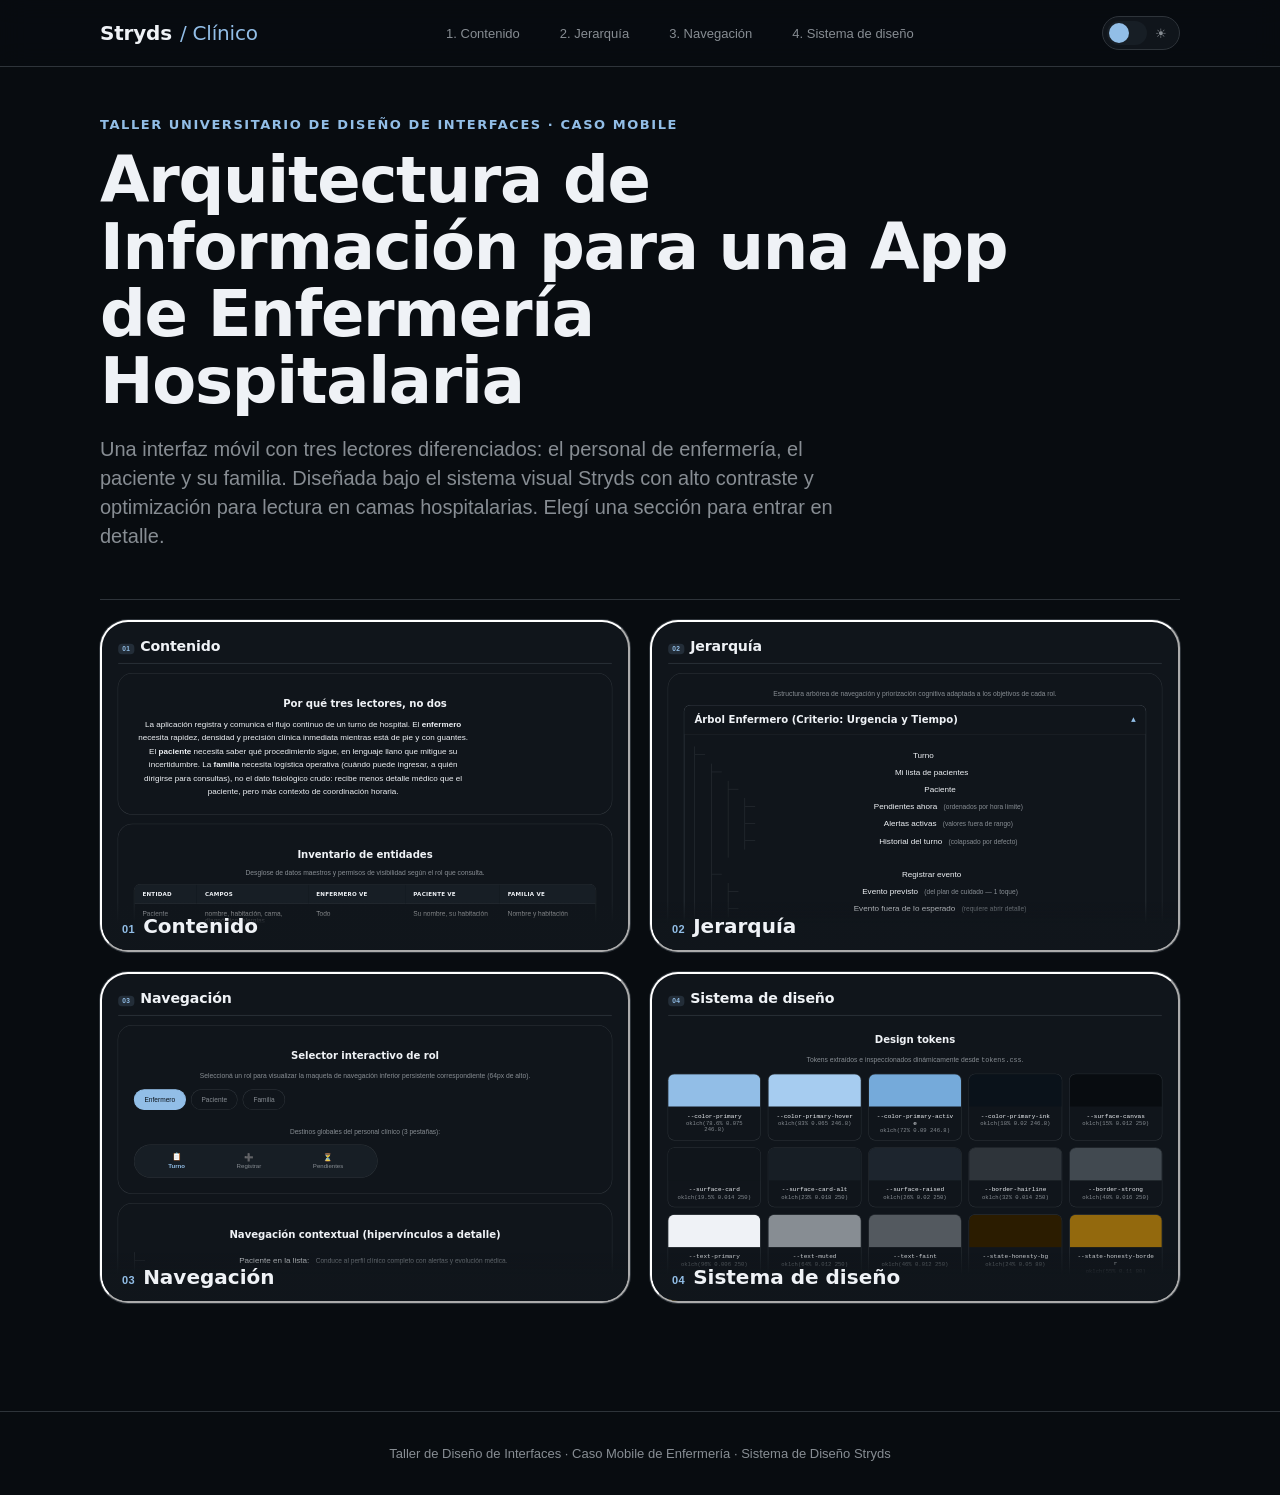
<file: index.html>
<!DOCTYPE html>
<html lang="es">
<head>
  <meta charset="UTF-8">
  <meta name="viewport" content="width=device-width, initial-scale=1.0">
  <title>Taller de Arquitectura de Información y Sistema de Diseño | Stryds Nursing</title>
  
  <!-- Carga estricta de tokens y componentes atómicos modulares -->
  <link rel="stylesheet" href="css/tokens.css">
  <link rel="stylesheet" href="css/atoms/button.css">
  <link rel="stylesheet" href="css/atoms/input.css">
  <link rel="stylesheet" href="css/atoms/badge.css">
  <link rel="stylesheet" href="css/atoms/avatar.css">
  <link rel="stylesheet" href="css/atoms/label.css">
  <link rel="stylesheet" href="css/styles.css">

  <!-- Aplica el tema guardado ANTES del primer paint: si esto corriera en
       app.js con defer, se vería un parpadeo oscuro→claro en cada carga. -->
  <script>
    (function () {
      try {
        var saved = localStorage.getItem('theme');
        if (saved === 'light' || saved === 'dark') {
          document.documentElement.setAttribute('data-theme', saved);
        }
      } catch (e) { /* localStorage bloqueado: se queda en el tema por defecto */ }
    })();
  </script>

  <script src="js/app.js" defer></script>
</head>
<body>

  <!-- Barra de navegación fija superior. Los links son triggers del router
       (data-view), no anchors de scroll: cada uno abre su vista completa. -->
  <header class="doc-header-nav">
    <div class="doc-nav-container">
      <a href="#dashboard" class="doc-brand" data-view="dashboard">
        <span>Stryds</span>
        <span class="doc-brand-accent">/ Clínico</span>
      </a>
      <nav aria-label="Navegación del documento">
        <ul class="doc-nav-list">
          <li><a href="#section-content" class="doc-nav-link" data-view="section-content">1. Contenido</a></li>
          <li><a href="#section-hierarchy" class="doc-nav-link" data-view="section-hierarchy">2. Jerarquía</a></li>
          <li><a href="#section-navigation" class="doc-nav-link" data-view="section-navigation">3. Navegación</a></li>
          <li><a href="#section-design-system" class="doc-nav-link" data-view="section-design-system">4. Sistema de diseño</a></li>
        </ul>
      </nav>
      <button type="button" id="themeToggle" class="theme-toggle" aria-label="Cambiar a modo claro" aria-pressed="false">
        <span class="theme-toggle-track"><span class="theme-toggle-thumb"></span></span>
        <span class="theme-toggle-icon theme-toggle-icon-sun" aria-hidden="true">☀</span>
        <span class="theme-toggle-icon theme-toggle-icon-moon" aria-hidden="true">☾</span>
      </button>
    </div>
  </header>

  <main class="doc-main">

    <!-- ==================== DASHBOARD (vista inicial) ==================== -->
    <!-- Las 4 tiles se generan en runtime clonando el innerHTML real de cada
         .view (ver renderDashboardTiles en app.js): no son íconos ni resúmenes
         inventados, es el contenido real de la sección en miniatura. -->
    <section id="dashboard" class="view is-dashboard is-active">
      <header class="doc-hero">
        <p class="doc-hero-tagline">Taller Universitario de Diseño de Interfaces · Caso Mobile</p>
        <h1 class="doc-hero-title">Arquitectura de Información para una App de Enfermería Hospitalaria</h1>
        <p class="doc-hero-lead">
          Una interfaz móvil con tres lectores diferenciados: el personal de enfermería, el paciente y su familia.
          Diseñada bajo el sistema visual Stryds con alto contraste y optimización para lectura en camas hospitalarias.
          Elegí una sección para entrar en detalle.
        </p>
      </header>

      <div id="dashboardGrid" class="dashboard-grid">
        <!-- Renderizado dinámico vía app.js: una tile clonada por cada .view -->
      </div>
    </section>

    <!-- ==================== SECCIÓN 1: CONTENIDO ==================== -->
    <section id="section-content" class="view" data-title="Contenido" data-index="01">
      <button type="button" class="back-to-dashboard" data-view="dashboard">← Dashboard</button>
      <h2 class="section-heading" data-index="01">Contenido</h2>

      <article class="doc-card">
        <h3 class="subsection-heading">Por qué tres lectores, no dos</h3>
        <p class="doc-text-block">
          La aplicación registra y comunica el flujo continuo de un turno de hospital. El <strong>enfermero</strong> necesita rapidez, densidad y precisión clínica inmediata mientras está de pie y con guantes. El <strong>paciente</strong> necesita saber qué procedimiento sigue, en lenguaje llano que mitigue su incertidumbre. La <strong>familia</strong> necesita logística operativa (cuándo puede ingresar, a quién dirigirse para consultas), no el dato fisiológico crudo: recibe menos detalle médico que el paciente, pero más contexto de coordinación horaria.
        </p>
      </article>

      <div class="doc-card">
        <h3 class="subsection-heading">Inventario de entidades</h3>
        <p class="doc-text-muted">Desglose de datos maestros y permisos de visibilidad según el rol que consulta.</p>
        
        <div class="table-wrapper">
          <table class="data-table">
            <thead>
              <tr>
                <th scope="col">Entidad</th>
                <th scope="col">Campos</th>
                <th scope="col">Enfermero ve</th>
                <th scope="col">Paciente ve</th>
                <th scope="col">Familia ve</th>
              </tr>
            </thead>
            <tbody>
              <tr>
                <td>Paciente</td>
                <td>nombre, habitación, cama, diagnóstico, alergias</td>
                <td>Todo</td>
                <td>Su nombre, su habitación</td>
                <td>Nombre y habitación</td>
              </tr>
              <tr>
                <td>Turno</td>
                <td>enfermero asignado, horario, próxima ronda</td>
                <td>Todo</td>
                <td>"Tu enfermera es X, vuelve a las 3pm"</td>
                <td>Igual que paciente</td>
              </tr>
              <tr>
                <td>Evento de cuidado</td>
                <td>tipo, valor clínico, hora, vía, dosis, nota interna</td>
                <td>Todo, crudo</td>
                <td>Traducción a frase llana</td>
                <td>Resumen de si se cumplió, sin valores</td>
              </tr>
              <tr>
                <td>Pendiente</td>
                <td>qué falta, para cuándo, prioridad</td>
                <td>Lista completa ordenada por urgencia</td>
                <td>"Esto viene después" sin jerga</td>
                <td>No se muestra (ruido innecesario)</td>
              </tr>
              <tr>
                <td>Mensaje al paciente</td>
                <td>texto generado a partir del evento</td>
                <td>Ve el evento origen</td>
                <td>Ve el mensaje</td>
                <td>No aplica</td>
              </tr>
              <tr>
                <td>Alerta clínica</td>
                <td>valor fuera de rango, protocolo a seguir</td>
                <td>Completa, con protocolo</td>
                <td>NO se muestra cruda</td>
                <td>NO se muestra</td>
              </tr>
            </tbody>
          </table>
        </div>
      </div>

      <div class="doc-card">
        <h3 class="subsection-heading">Traducción de un mismo evento — El argumento del caso</h3>
        <p class="doc-text-muted">Demostración de cómo la misma verdad clínica se adapta semánticamente a cada modelo mental.</p>
        
        <div class="table-wrapper">
          <table class="data-table">
            <thead>
              <tr>
                <th scope="col">Evento real</th>
                <th scope="col">Registro del enfermero (crudo)</th>
                <th scope="col">Lo que ve el paciente</th>
                <th scope="col">Lo que ve la familia</th>
              </tr>
            </thead>
            <tbody>
              <tr>
                <td>Medicación aplicada</td>
                <td>Enoxaparina 40mg SC, 11:05, vía abdominal</td>
                <td>Ya le pusieron el medicamento de la mañana</td>
                <td>Tratamiento de la mañana cumplido</td>
              </tr>
              <tr>
                <td>Signos vitales fuera de rango</td>
                <td>PA 90/55, taquicardia 112, alerta protocolo hipotensión</td>
                <td>(No se muestra hasta que el profesional decida comunicarlo)</td>
                <td>(No se muestra)</td>
              </tr>
              <tr>
                <td>Cambio de posición</td>
                <td>Cambio postural decúbito lateral izq., 11:20</td>
                <td>Le ayudaron a cambiar de posición</td>
                <td>—</td>
              </tr>
              <tr>
                <td>Próxima ronda</td>
                <td>Ronda programada 13:00, control de signos</td>
                <td>El enfermero vuelve a la 1pm</td>
                <td>—</td>
              </tr>
            </tbody>
          </table>
        </div>
      </div>

      <div class="doc-card">
        <h3 class="subsection-heading">Qué NO se muestra nunca, por lector</h3>
        <ul class="tree-list">
          <li>
            <strong class="tree-node-title">Paciente:</strong>
            <span class="tree-node-desc">Valores clínicos crudos fuera de rango, sospechas diagnósticas preliminares, notas confidenciales de enfermería y nombres farmacológicos técnicos sin contextualizar.</span>
          </li>
          <li>
            <strong class="tree-node-title">Familia:</strong>
            <span class="tree-node-desc">Todo lo anterior, sumado a detalles íntimos del procedimiento (dosificaciones, accesos venosos específicos y horarios exactos de higiene asistida).</span>
          </li>
        </ul>
      </div>

      <div class="doc-card">
        <h3 class="subsection-heading">Honestidad de datos</h3>
        <p class="doc-text-block">
          Las entrevistas presenciales con enfermeros de turno y familiares continúan en fase de agendamiento.
          Por tanto, los flujos y parámetros no consolidados se marcan explícitamente como
          <span class="badge-honesty">POR CONFIRMAR EN CAMPO</span>.
          Esto aplica al catálogo exhaustivo de eventos de cuidado, las ventanas de traducción en tiempo real y la política de visualización libre del paciente frente al dispositivo.
        </p>
      </div>
    </section>

    <!-- ==================== SECCIÓN 2: JERARQUÍA ==================== -->
    <section id="section-hierarchy" class="view" data-title="Jerarquía" data-index="02">
      <button type="button" class="back-to-dashboard" data-view="dashboard">← Dashboard</button>
      <h2 class="section-heading" data-index="02">Jerarquía</h2>

      <div class="doc-card">
        <p class="doc-text-muted">Estructura arbórea de navegación y priorización cognitiva adaptada a los objetivos de cada rol.</p>
        
        <!-- Árbol 1: Enfermero -->
        <details class="hierarchy-details" open>
          <summary class="hierarchy-summary">Árbol Enfermero (Criterio: Urgencia y Tiempo)</summary>
          <div class="hierarchy-content">
            <ul class="tree-list">
              <li>
                <span class="tree-node-title">Turno</span>
                <ul>
                  <li>
                    <span class="tree-node-title">Mi lista de pacientes</span>
                    <ul>
                      <li>
                        <span class="tree-node-title">Paciente</span>
                        <ul>
                          <li><span class="tree-node-title">Pendientes ahora</span> <span class="tree-node-desc">(ordenados por hora límite)</span></li>
                          <li><span class="tree-node-title">Alertas activas</span> <span class="tree-node-desc">(valores fuera de rango)</span></li>
                          <li><span class="tree-node-title">Historial del turno</span> <span class="tree-node-desc">(colapsado por defecto)</span></li>
                        </ul>
                      </li>
                    </ul>
                  </li>
                  <li>
                    <span class="tree-node-title">Registrar evento</span>
                    <ul>
                      <li><span class="tree-node-title">Evento previsto</span> <span class="tree-node-desc">(del plan de cuidado — 1 toque)</span></li>
                      <li><span class="tree-node-title">Evento fuera de lo esperado</span> <span class="tree-node-desc">(requiere abrir detalle)</span></li>
                    </ul>
                  </li>
                </ul>
              </li>
            </ul>
          </div>
        </details>

        <!-- Árbol 2: Paciente -->
        <details class="hierarchy-details" open>
          <summary class="hierarchy-summary">Árbol Paciente (Criterio: Reducción de Ansiedad "¿Cuánto falta?")</summary>
          <div class="hierarchy-content">
            <ul class="tree-list">
              <li>
                <span class="tree-node-title">Mi estado</span>
                <ul>
                  <li><span class="tree-node-title">Qué sigue</span> <span class="tree-node-desc">(próximo evento previsto con hora aproximada)</span></li>
                  <li><span class="tree-node-title">Qué pasó hoy</span> <span class="tree-node-desc">(línea de tiempo narrativa en lenguaje llano)</span></li>
                  <li><span class="tree-node-title">Preguntas frecuentes / Cómo llamar al enfermero</span></li>
                </ul>
              </li>
            </ul>
          </div>
        </details>

        <!-- Árbol 3: Familia -->
        <details class="hierarchy-details" open>
          <summary class="hierarchy-summary">Árbol Familia (Criterio: Logística y Acompañamiento)</summary>
          <div class="hierarchy-content">
            <ul class="tree-list">
              <li>
                <span class="tree-node-title">Qué está pasando</span> <span class="tree-node-desc">(resumen de una línea, sin clínica cruda)</span>
                <ul>
                  <li><span class="tree-node-title">Cuándo puedo verlo</span> <span class="tree-node-desc">(horario de visita y pautas)</span></li>
                  <li><span class="tree-node-title">A quién pregunto</span> <span class="tree-node-desc">(contacto directo con el enfermero asignado)</span></li>
                </ul>
              </li>
            </ul>
          </div>
        </details>
      </div>

      <div class="doc-card">
        <h3 class="subsection-heading">Restricción transversal: pantalla semi-pública</h3>
        <p class="doc-text-block">
          En el entorno hospitalario, la pantalla del enfermero es visible inevitablemente para el paciente recostado en la cama durante la atención directa. Por esta razón crítica de privacidad y contención emocional, el <strong>Historial del turno</strong> y cualquier valor cuantitativo crudo requieren <strong>un toque deliberado</strong> para desplegarse, impidiendo que datos alarmantes o notas clínicas queden expuestos al primer vistazo. Este paso adicional es una decisión de arquitectura deliberada.
        </p>
      </div>
    </section>

    <!-- ==================== SECCIÓN 3: NAVEGACIÓN ==================== -->
    <section id="section-navigation" class="view" data-title="Navegación" data-index="03">
      <button type="button" class="back-to-dashboard" data-view="dashboard">← Dashboard</button>
      <h2 class="section-heading" data-index="03">Navegación</h2>

      <div class="role-preview-card">
        <h3 class="subsection-heading">Selector interactivo de rol</h3>
        <p class="doc-text-muted">
          Seleccioná un rol para visualizar la maqueta de navegación inferior persistente correspondiente (64px de alto).
        </p>

        <!-- Botones selectores de rol -->
        <div class="role-switch-bar" role="group" aria-label="Seleccionar vista por rol">
          <button type="button" class="role-switch-btn" data-role="enfermero" aria-pressed="true">
            Enfermero
          </button>
          <button type="button" class="role-switch-btn" data-role="paciente" aria-pressed="false">
            Paciente
          </button>
          <button type="button" class="role-switch-btn" data-role="familia" aria-pressed="false">
            Familia
          </button>
        </div>

        <!-- Maqueta Enfermero -->
        <div class="role-view-panel is-active" data-role="enfermero">
          <p class="label-caption">Destinos globales del personal clínico (3 pestañas):</p>
          <div class="app-nav-bar" role="navigation" aria-label="Navegación Enfermero">
            <button type="button" class="app-nav-item is-active" aria-pressed="true">
              <span class="app-nav-icon">📋</span>
              <span>Turno</span>
            </button>
            <button type="button" class="app-nav-item" aria-pressed="false">
              <span class="app-nav-icon">➕</span>
              <span>Registrar</span>
            </button>
            <button type="button" class="app-nav-item" aria-pressed="false">
              <span class="app-nav-icon">⏳</span>
              <span>Pendientes</span>
            </button>
          </div>
        </div>

        <!-- Maqueta Paciente -->
        <div class="role-view-panel" data-role="paciente">
          <p class="label-caption">Destinos globales del paciente internado (2 pestañas):</p>
          <div class="app-nav-bar" role="navigation" aria-label="Navegación Paciente">
            <button type="button" class="app-nav-item is-active" aria-pressed="true">
              <span class="app-nav-icon">🩺</span>
              <span>Mi estado</span>
            </button>
            <button type="button" class="app-nav-item" aria-pressed="false">
              <span class="app-nav-icon">❓</span>
              <span>Preguntas</span>
            </button>
          </div>
        </div>

        <!-- Maqueta Familia -->
        <div class="role-view-panel" data-role="familia">
          <p class="label-caption">Destinos globales de familiares y acompañantes (2 pestañas):</p>
          <div class="app-nav-bar" role="navigation" aria-label="Navegación Familia">
            <button type="button" class="app-nav-item is-active" aria-pressed="true">
              <span class="app-nav-icon">💬</span>
              <span>Qué pasa</span>
            </button>
            <button type="button" class="app-nav-item" aria-pressed="false">
              <span class="app-nav-icon">📞</span>
              <span>Contacto</span>
            </button>
          </div>
        </div>
      </div>

      <div class="doc-card">
        <h3 class="subsection-heading">Navegación contextual (hipervínculos a detalle)</h3>
        <ul class="tree-list">
          <li>
            <strong class="tree-node-title">Paciente en la lista:</strong>
            <span class="tree-node-desc">Conduce al perfil clínico completo con alertas y evolución médica.</span>
          </li>
          <li>
            <strong class="tree-node-title">Elemento pendiente:</strong>
            <span class="tree-node-desc">Acción directa de 1 toque para confirmar administración y cerrar la tarea.</span>
          </li>
          <li>
            <strong class="tree-node-title">Ver más en el timeline:</strong>
            <span class="tree-node-desc">Abre explicaciones claras del procedimiento en lenguaje cotidiano.</span>
          </li>
        </ul>
      </div>

      <div class="doc-card">
        <h3 class="subsection-heading">La tensión de diseño, declarada</h3>
        <p class="doc-text-block">
          Existe un conflicto intrínseco entre la exigencia de registrar una tarea en menos de tres segundos de pie y la necesidad de resguardar datos sensibles ante miradas ajenas.
        </p>
        <ul class="tree-list">
          <li>
            <strong class="tree-node-title">Eventos previstos:</strong>
            <span class="tree-node-desc">Confirmación inmediata en 1 toque sin exponer detalles confidenciales en la pantalla principal.</span>
          </li>
          <li>
            <strong class="tree-node-title">Eventos no previstos:</strong>
            <span class="tree-node-desc">Apertura obligatoria de ficha detallada para asentar observaciones clínicas complejas de forma protegida.</span>
          </li>
        </ul>
        <p class="doc-text-block">
          Hipótesis de diseño clasificada como <span class="badge-honesty">POR CONFIRMAR EN CAMPO</span>.
        </p>
      </div>
    </section>

    <!-- ==================== SECCIÓN 4: SISTEMA DE DISEÑO ==================== -->
    <section id="section-design-system" class="view" data-title="Sistema de diseño" data-index="04">
      <button type="button" class="back-to-dashboard" data-view="dashboard">← Dashboard</button>
      <h2 class="section-heading" data-index="04">Sistema de diseño</h2>

      <!-- a) Design tokens -->
      <h3 class="subsection-heading">Design tokens</h3>
      <p class="doc-text-muted">
        Tokens extraídos e inspeccionados dinámicamente desde <code>tokens.css</code>.
      </p>
      <div id="tokens-grid" class="tokens-grid">
        <!-- Renderizado dinámico vía app.js -->
      </div>

      <!-- b) Control de cambio de color primario -->
      <div class="color-picker-banner">
        <div class="color-picker-control">
          <label for="color-primary-input" class="color-picker-label">Cambiá el color primario</label>
          <input type="color" id="color-primary-input" class="input-color" aria-label="Selector de color primario">
        </div>
        <p class="color-picker-note">
          El primario es un azul deliberado (#90b8f0), no el negro de fondo. Los tonos oscuros son superficie (--surface-*), nunca --color-primary.
        </p>
      </div>

      <!-- c) Átomos -->
      <h3 class="subsection-heading">Átomos</h3>
      <div class="atoms-showcase">
        <div class="atom-item">
          <span class="label-caption">Botón primario (.btn-primary)</span>
          <button type="button" class="btn-primary">Confirmar dosis</button>
        </div>

        <div class="atom-item">
          <span class="label-caption">Botón secundario (.btn-secondary)</span>
          <button type="button" class="btn-secondary">Ver historial</button>
        </div>

        <div class="atom-item">
          <span class="label-caption">Input de texto (.input-text)</span>
          <input type="text" class="input-text" placeholder="Buscar paciente o cama..." style="max-width: 220px;">
        </div>

        <div class="atom-item">
          <span class="label-caption">Badge honestidad (.badge-honesty)</span>
          <span class="badge-honesty">POR CONFIRMAR EN CAMPO</span>
        </div>

        <div class="atom-item">
          <span class="label-caption">Badge crítico (.badge-critical)</span>
          <span class="badge-critical">PA 90/55</span>
        </div>

        <div class="atom-item">
          <span class="label-caption">Badge pendiente (.badge-pending)</span>
          <span class="badge-pending">Pendiente 12:00</span>
        </div>

        <div class="atom-item">
          <span class="label-caption">Avatar circular (.avatar)</span>
          <div class="avatar">CR</div>
        </div>

        <div class="atom-item">
          <span class="label-caption">Etiqueta (.label-caption)</span>
          <span class="label-caption">Habitación 304-B</span>
        </div>
      </div>

      <!-- d) Moléculas -->
      <h3 class="subsection-heading">Moléculas</h3>
      <div class="doc-card" style="align-items: flex-start;">
        <span class="label-caption">Tarjeta de paciente construida combinando los átomos anteriores:</span>
        <article class="patient-card">
          <div class="patient-card-info">
            <div class="avatar">CR</div>
            <div class="patient-card-text">
              <h4 class="patient-card-name">Carlos Rodríguez</h4>
              <span class="patient-card-meta">Hab. 304 · Cama A</span>
            </div>
          </div>
          <span class="badge-critical">Atención PA</span>
        </article>
      </div>

      <!-- e) Organismos -->
      <h3 class="subsection-heading">Organismos</h3>
      <div class="doc-card" style="gap: var(--space-doc-32);">
        <div>
          <h4 class="label-caption" style="margin-bottom: var(--space-app-12);">1. Barra de navegación global</h4>
          <div class="app-nav-bar" role="navigation" aria-label="Organismo Nav">
            <button type="button" class="app-nav-item is-active" aria-pressed="true">
              <span class="app-nav-icon">📋</span>
              <span>Turno</span>
            </button>
            <button type="button" class="app-nav-item" aria-pressed="false">
              <span class="app-nav-icon">➕</span>
              <span>Registrar</span>
            </button>
            <button type="button" class="app-nav-item" aria-pressed="false">
              <span class="app-nav-icon">⏳</span>
              <span>Pendientes</span>
            </button>
          </div>
        </div>

        <div>
          <h4 class="label-caption" style="margin-bottom: var(--space-app-12);">2. Lista de turno (apilamiento de tarjetas)</h4>
          <div class="shift-list">
            <article class="patient-card">
              <div class="patient-card-info">
                <div class="avatar">CR</div>
                <div class="patient-card-text">
                  <h5 class="patient-card-name">Carlos Rodríguez</h5>
                  <span class="patient-card-meta">Hab. 304-A · Postoperatorio</span>
                </div>
              </div>
              <span class="badge-critical">Alerta 90/55</span>
            </article>

            <article class="patient-card">
              <div class="patient-card-info">
                <div class="avatar">MG</div>
                <div class="patient-card-text">
                  <h5 class="patient-card-name">María González</h5>
                  <span class="patient-card-meta">Hab. 304-B · Enoxaparina 40mg</span>
                </div>
              </div>
              <span class="badge-pending">11:00 Pendiente</span>
            </article>

            <article class="patient-card">
              <div class="patient-card-info">
                <div class="avatar">JP</div>
                <div class="patient-card-text">
                  <h5 class="patient-card-name">Jorge Pérez</h5>
                  <span class="patient-card-meta">Hab. 305-A · Control de signos</span>
                </div>
              </div>
              <button type="button" class="btn-primary" style="padding: var(--space-unit) var(--space-app-12); font-size: var(--text-app-caption);">Aplicar</button>
            </article>
          </div>
        </div>
      </div>

      <!-- f) Templates / views -->
      <h3 class="subsection-heading">Templates / views</h3>
      <div class="mockup-cta-card">
        <div class="mockup-cta-text">
          <p class="doc-text-block">
            La maqueta de las tres pantallas (enfermero, paciente, familia) vive
            aparte, como prototipo navegable con transiciones reales entre
            vistas — no una captura estática dentro del documento.
          </p>
        </div>
        <a href="mockup/index.html" class="btn-primary mockup-cta-btn">
          Abrir prototipo móvil
          <span aria-hidden="true">→</span>
        </a>
      </div>

      <!-- g) Pantallas — el nivel más alto de Atomic Design, después de
           organismos y templates. Ocho pantallas con datos reales del caso
           (no bloques genéricos): Dashboard y Product Page recrean, en
           estático, las mismas vistas que ya son interactivas en mockup/. -->
      <h3 class="subsection-heading">Pantallas</h3>
      <p class="doc-text-muted">
        Ocho pantallas de la cara del enfermero, con los mismos pacientes y datos
        que el resto del documento. Vista previa estática — la interacción real
        vive en el prototipo de arriba.
      </p>
      <div class="phone-mini-grid">

        <!-- 1. Splash -->
        <figure class="phone-mini">
          <div class="phone-mini-screen phone-mini-splash">
            <div class="phone-mini-logo" aria-hidden="true">✚</div>
            <p class="phone-mini-splash-text">Cargando tu turno…</p>
            <div class="phone-mini-spinner" aria-hidden="true"></div>
          </div>
          <figcaption class="phone-mini-caption">Splash</figcaption>
        </figure>

        <!-- 2. Image Based -->
        <figure class="phone-mini">
          <div class="phone-mini-screen phone-mini-hero">
            <div class="phone-mini-hero-banner">
              <span class="label-caption" style="color: var(--color-primary-ink);">Hospital Central · Piso 3</span>
              <p class="phone-mini-hero-title">Buen turno,<br>Enfermero</p>
            </div>
            <div class="phone-mini-quick-grid">
              <div class="phone-mini-quick-tile"><span>📋</span>Turno</div>
              <div class="phone-mini-quick-tile"><span>➕</span>Registrar</div>
              <div class="phone-mini-quick-tile"><span>⏳</span>Pendientes</div>
              <div class="phone-mini-quick-tile"><span>💬</span>Mensajes</div>
            </div>
          </div>
          <figcaption class="phone-mini-caption">Image Based</figcaption>
        </figure>

        <!-- 3. Dashboard — recrea renderHomeEnfermero() de mockup/js/mockup.js -->
        <figure class="phone-mini">
          <div class="phone-mini-screen">
            <p class="label-caption-strong" style="margin-bottom: var(--space-app-8);">Pacientes asignados (3)</p>
            <div class="phone-mini-list">
              <div class="phone-mini-row">
                <div class="avatar avatar-sm">CR</div>
                <div class="phone-mini-row-text">
                  <span class="phone-mini-row-name">Carlos Rodríguez</span>
                  <span class="label-caption">Hab. 304-A</span>
                </div>
                <span class="badge-critical">PA 90/55</span>
              </div>
              <div class="phone-mini-row">
                <div class="avatar avatar-sm">MG</div>
                <div class="phone-mini-row-text">
                  <span class="phone-mini-row-name">María González</span>
                  <span class="label-caption">Hab. 304-B</span>
                </div>
                <span class="badge-pending">11:00</span>
              </div>
              <div class="phone-mini-row">
                <div class="avatar avatar-sm">JP</div>
                <div class="phone-mini-row-text">
                  <span class="phone-mini-row-name">Jorge Pérez</span>
                  <span class="label-caption">Hab. 305-A</span>
                </div>
                <span class="label-caption">1 toque</span>
              </div>
            </div>
          </div>
          <figcaption class="phone-mini-caption">Dashboard</figcaption>
        </figure>

        <!-- 4. Analytics — signos vitales de Carlos Rodríguez, el caso crítico -->
        <figure class="phone-mini">
          <div class="phone-mini-screen">
            <p class="label-caption-strong" style="margin-bottom: var(--space-app-8);">Carlos Rodríguez · Hab. 304-A</p>
            <div class="phone-mini-vitals-ring" aria-hidden="true"></div>
            <p class="phone-mini-vitals-value">PA 90/55</p>
            <div class="phone-mini-vitals-row">
              <span class="badge-critical">Taquicardia 112</span>
            </div>
            <p class="phone-mini-blurred">Alerta protocolo hipotensión</p>
            <span class="label-caption">tocá para revelar</span>
          </div>
          <figcaption class="phone-mini-caption">Analytics</figcaption>
        </figure>

        <!-- 5. List — pendientes del turno -->
        <figure class="phone-mini">
          <div class="phone-mini-screen">
            <p class="label-caption-strong" style="margin-bottom: var(--space-app-8);">Pendientes del turno</p>
            <ul class="phone-mini-checklist">
              <li><span class="phone-mini-check is-done">✓</span>Medicación 09:30 · María G.</li>
              <li><span class="phone-mini-check"></span>Cambio postural 11:20 · Jorge P.</li>
              <li><span class="phone-mini-check"></span>Ronda 13:00 · control de signos</li>
              <li><span class="phone-mini-check is-critical"></span>Revisar PA · Carlos R.</li>
            </ul>
          </div>
          <figcaption class="phone-mini-caption">List</figcaption>
        </figure>

        <!-- 6. Card Grid — accesos a las tres caras + ajustes -->
        <figure class="phone-mini">
          <div class="phone-mini-screen">
            <p class="label-caption-strong" style="margin-bottom: var(--space-app-8);">Cambiar de vista</p>
            <div class="phone-mini-card-grid">
              <div class="phone-mini-card-tile is-active"><span>👤</span>Enfermero</div>
              <div class="phone-mini-card-tile"><span>🛏️</span>Paciente</div>
              <div class="phone-mini-card-tile"><span>👪</span>Familia</div>
              <div class="phone-mini-card-tile"><span>⚙️</span>Ajustes</div>
            </div>
          </div>
          <figcaption class="phone-mini-caption">Card Grid</figcaption>
        </figure>

        <!-- 7. Product Page — recrea renderDetailEnfermero() de mockup/js/mockup.js -->
        <figure class="phone-mini">
          <div class="phone-mini-screen">
            <div class="phone-mini-detail-header">
              <span class="label-caption">← Hab. 304-A</span>
              <p class="phone-mini-row-name" style="font-size: var(--text-app-heading-sm);">Carlos Rodríguez</p>
            </div>
            <p class="label-caption" style="margin: var(--space-app-8) 0 2px;">Valor clínico crudo</p>
            <p class="phone-mini-blurred">PA 90/55 · taquicardia 112</p>
            <span class="label-caption">oculto por defecto: esta pantalla la ve también el paciente desde la cama</span>
          </div>
          <figcaption class="phone-mini-caption">Product Page</figcaption>
        </figure>

        <!-- 8. Minimal — confirmación de evento en 1 toque -->
        <figure class="phone-mini">
          <div class="phone-mini-screen phone-mini-minimal">
            <div class="phone-mini-minimal-block"></div>
            <div class="phone-mini-minimal-block phone-mini-minimal-block-sm"></div>
            <button type="button" class="btn-primary" disabled>✓ Hecho</button>
          </div>
          <figcaption class="phone-mini-caption">Minimal</figcaption>
        </figure>

      </div>
    </section>

  </main>

  <footer class="doc-footer">
    <p>Taller de Diseño de Interfaces · Caso Mobile de Enfermería · Sistema de Diseño Stryds</p>
  </footer>

</body>
</html>
</file>
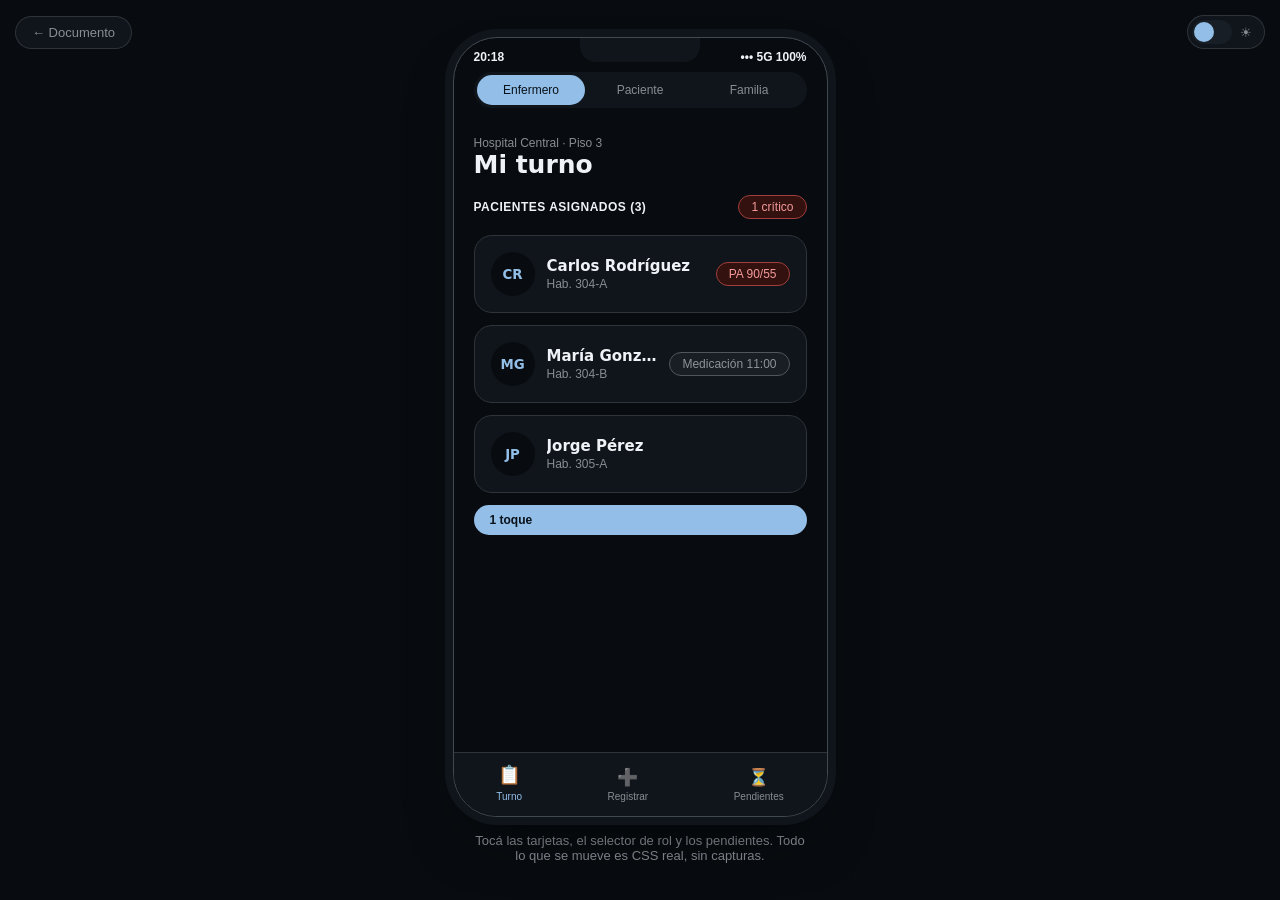
<file: mockup/index.html>
<!DOCTYPE html>
<html lang="es">
<head>
<meta charset="UTF-8">
<meta name="viewport" content="width=device-width, initial-scale=1.0, maximum-scale=1.0">
<title>Prototipo móvil — App de enfermería</title>
<link rel="stylesheet" href="../css/tokens.css">
<link rel="stylesheet" href="css/mockup.css">

<!-- Mismo mecanismo que index.html: aplica el tema guardado antes del
     primer paint. Afecta el STAGE (fondo detrás del teléfono), no el
     interior del prototipo — Stryds es un sistema clínico nocturno por
     diseño y el teléfono se queda oscuro siempre. -->
<script>
  (function () {
    try {
      var saved = localStorage.getItem('theme');
      if (saved === 'light' || saved === 'dark') {
        document.documentElement.setAttribute('data-theme', saved);
      }
    } catch (e) { /* localStorage bloqueado */ }
  })();
</script>
</head>
<body>

  <div class="mockup-topbar">
    <!-- Vuelve al documento de arquitectura. No es una pantalla de la app: es chrome del entregable. -->
    <a href="../index.html" class="back-to-doc">← Documento</a>
    <button type="button" id="themeToggle" class="theme-toggle" aria-label="Cambiar a modo claro" aria-pressed="false">
      <span class="theme-toggle-track"><span class="theme-toggle-thumb"></span></span>
      <span class="theme-toggle-icon theme-toggle-icon-sun" aria-hidden="true">☀</span>
      <span class="theme-toggle-icon theme-toggle-icon-moon" aria-hidden="true">☾</span>
    </button>
  </div>

  <div class="stage">
    <!-- El frame de teléfono es UNA sola instancia; las pantallas se apilan
         adentro y se animan entrando/saliendo, como en un router real. -->
    <div class="phone" role="application" aria-label="Prototipo de app de enfermería">

      <div class="phone-notch" aria-hidden="true"></div>

      <div class="status-bar">
        <span class="status-time">09:41</span>
        <span class="status-icons" aria-hidden="true">••• 5G 100%</span>
      </div>

      <!-- Selector de rol: cambia de app por completo, no es un tab interno.
           ideas.md dice que son "dos personas sufriendo el mismo vacío de
           información, cada una desde su lado" — acá la tercera es la familia. -->
      <div class="role-switch" role="tablist" aria-label="Cambiar de lector">
        <button type="button" class="role-tab is-active" data-role="enfermero" role="tab" aria-selected="true">Enfermero</button>
        <button type="button" class="role-tab" data-role="paciente" role="tab" aria-selected="false">Paciente</button>
        <button type="button" class="role-tab" data-role="familia" role="tab" aria-selected="false">Familia</button>
      </div>

      <div class="screen" id="screen">
        <!-- Las pantallas concretas las inyecta mockup.js -->
      </div>

      <nav class="bottom-nav" id="bottomNav" aria-label="Navegación global"></nav>
    </div>

    <p class="stage-hint">Tocá las tarjetas, el selector de rol y los pendientes. Todo lo que se mueve es CSS real, sin capturas.</p>
  </div>

  <script src="js/mockup.js" defer></script>
</body>
</html>
</file>
<file: css/tokens.css>
/*
 * Design tokens — sistema aplicado al caso de enfermería, en OKLCH.
 * Fuente original: ../resources/variables.css (sistema Stryds). El primario
 * se reemplazó por #90b8f0 (oklch 78.6% .075 246.8) a pedido explícito.
 * Ningún color, tamaño, radio, espacio o timing vive fuera de este archivo.
 *
 * Nomenclatura: patrón, luego color, luego peso (nunca al revés).
 * Estrategia de color: Committed — el primario lleva peso real (nav activa,
 * botones, focos, acentos de las tarjetas críticas), no es un accent ≤10%.
 */

:root {
  color-scheme: dark;

  /* ============ COLOR — OKLCH, roles no nombres de marca ============ */

  /* Primario: #90b8f0 pedido explícitamente. Reemplaza al lima de Stryds. */
  --color-primary: oklch(78.6% 0.075 246.8);       /* #90b8f0 */
  --color-primary-hover: oklch(83% 0.065 246.8);
  --color-primary-active: oklch(72% 0.09 246.8);
  --color-primary-ink: oklch(18% 0.02 246.8);       /* texto sobre el primario */

  /* Superficie oscura (tema por defecto). Tintada hacia el hue del primario
     en vez de negro puro: chroma bajo, casi imperceptible, pero saca la
     interfaz del "negro de IA genérica". */
  --surface-canvas: oklch(15% 0.012 250);
  --surface-card: oklch(19.5% 0.014 250);
  --surface-card-alt: oklch(23% 0.018 250);
  --surface-raised: oklch(26% 0.02 250);

  /* Borde */
  --border-hairline: oklch(32% 0.014 250);
  --border-strong: oklch(40% 0.016 250);

  /* Texto */
  --text-primary: oklch(96% 0.006 250);
  --text-muted: oklch(64% 0.012 250);
  --text-faint: oklch(46% 0.012 250);

  /* Estado — tres significados, tres tonos, todos en OKLCH */
  --state-honesty-bg: oklch(24% 0.05 80);
  --state-honesty-border: oklch(55% 0.11 80);
  --state-honesty-text: oklch(80% 0.13 85);

  --state-critical-bg: oklch(23% 0.055 25);
  --state-critical-border: oklch(50% 0.13 25);
  --state-critical-text: oklch(78% 0.11 20);

  --state-pending-bg: oklch(23% 0.014 250);
  --state-pending-border: oklch(45% 0.014 250);
  --state-pending-text: oklch(66% 0.012 250);

  /* ============ TIPOGRAFÍA ============ */
  --font-display: 'SF Pro Display', ui-sans-serif, system-ui, -apple-system, "Segoe UI", Roboto, sans-serif;
  --font-body: 'Arial', ui-sans-serif, system-ui, -apple-system, "Segoe UI", Roboto, sans-serif;

  --font-weight-regular: 400;
  --font-weight-medium: 500;
  --font-weight-semibold: 600;
  --font-weight-bold: 700;

  /* Escala DOC — ratio >= 1.25 entre pasos, jerarquía real */
  --text-doc-caption: 13px;
  --text-doc-body: 16px;
  --text-doc-subheading: 20px;
  --text-doc-heading-sm: 28px;
  --text-doc-heading: 40px;
  --text-doc-heading-lg: 64px;
  --text-doc-display: 96px;
  --text-doc-display-lg: 132px;

  /* Escala PRODUCTO — pantallas de la app a 390px */
  --text-app-caption: 12px;
  --text-app-body: 15px;
  --text-app-subheading: 17px;
  --text-app-heading-sm: 20px;
  --text-app-heading: 25px;
  --text-app-display: 34px;

  /* ============ ESPACIO ============ */
  --space-unit: 4px;

  --space-doc-16: 16px;
  --space-doc-20: 20px;
  --space-doc-32: 32px;
  --space-doc-48: 48px;
  --space-doc-80: 80px;
  --space-doc-108: 108px;

  --space-app-8: 8px;
  --space-app-12: 12px;
  --space-app-16: 16px;
  --space-app-20: 20px;
  --space-app-24: 24px;

  /* ============ RADIO ============ */
  --radius-pill: 100px;
  --radius-card-doc: 28px;
  --radius-card-app: 18px;
  --radius-sm: 12px;
  --radius-xs: 8px;

  /* ============ LAYOUT ============ */
  --section-gap: 88px;
  --nav-height-app: 64px;

  /* ============ MOTION — ease-out exponencial, nunca rebote (salvo el
     único caso declarado de feedback táctil en el prototipo, que usa un
     overshoot mínimo y documentado). ============ */
  --ease-out-expo: cubic-bezier(0.16, 1, 0.3, 1);
  --ease-out-quart: cubic-bezier(0.25, 1, 0.5, 1);
  --ease-out-soft: cubic-bezier(0.22, 0.7, 0.24, 1);
  --duration-fast: 150ms;
  --duration-base: 260ms;
  --duration-slow: 420ms;
}

/* Modo claro — toggle explícito en la UI, no prefers-color-scheme.
   Mismos roles, mismo primario: solo cambia qué tono ocupa cada rol. */
:root[data-theme="light"] {
  color-scheme: light;

  --surface-canvas: oklch(98% 0.004 250);
  --surface-card: oklch(100% 0 0);
  --surface-card-alt: oklch(95% 0.006 250);
  --surface-raised: oklch(100% 0 0);

  --border-hairline: oklch(89% 0.006 250);
  --border-strong: oklch(78% 0.01 250);

  --text-primary: oklch(20% 0.012 250);
  --text-muted: oklch(45% 0.014 250);
  --text-faint: oklch(60% 0.012 250);

  --color-primary-ink: oklch(14% 0.02 246.8);

  --state-honesty-bg: oklch(95% 0.04 85);
  --state-honesty-border: oklch(70% 0.1 80);
  --state-honesty-text: oklch(38% 0.09 70);

  --state-critical-bg: oklch(95% 0.035 25);
  --state-critical-border: oklch(62% 0.13 25);
  --state-critical-text: oklch(45% 0.14 20);

  --state-pending-bg: oklch(94% 0.006 250);
  --state-pending-border: oklch(75% 0.012 250);
  --state-pending-text: oklch(48% 0.012 250);
}
</file>
<file: css/atoms/button.css>
/*
 * Átomo: Botón (.btn-primary, .btn-secondary)
 * Bordes redondeados completos (--radius-pill). Motion: ease-out exponencial
 * en hover/focus, sin rebote; el único overshoot vive en mockup/ (tap-confirm),
 * documentado como feedback táctil, no acá.
 */

.btn-primary,
.btn-secondary {
  display: inline-flex;
  align-items: center;
  justify-content: center;
  gap: var(--space-app-8);
  font-family: var(--font-body);
  font-size: var(--text-doc-caption);
  font-weight: var(--font-weight-medium);
  line-height: 1;
  padding: var(--space-app-12) var(--space-doc-20);
  border-radius: var(--radius-pill);
  text-decoration: none;
  cursor: pointer;
  transition: opacity var(--duration-fast) var(--ease-out-quart),
              box-shadow var(--duration-fast) var(--ease-out-quart),
              color var(--duration-fast) var(--ease-out-quart),
              transform var(--duration-fast) var(--ease-out-expo);
  user-select: none;
  box-sizing: border-box;
}

.btn-primary:active,
.btn-secondary:active {
  transform: scale(0.97);
}

/* Primario: sólido, con leve elevación al pasar el mouse */
.btn-primary {
  background-color: var(--color-primary);
  color: var(--color-primary-ink);
  border: none;
  box-shadow: 0 0 0 1px var(--color-primary);
}

.btn-primary:hover {
  background-color: var(--color-primary-hover);
  box-shadow: 0 0 0 1px var(--color-primary-hover), 0 8px 20px -10px var(--color-primary);
  transform: translateY(-1px);
}

.btn-primary:focus-visible {
  outline: 2px solid var(--color-primary);
  outline-offset: 3px;
}

/* Secundario: contorno tenue para acciones auxiliares */
.btn-secondary {
  background-color: transparent;
  color: var(--text-primary);
  border: none;
  box-shadow: 0 0 0 1px var(--border-hairline);
}

.btn-secondary:hover {
  box-shadow: 0 0 0 1px var(--color-primary);
  color: var(--color-primary);
}

.btn-secondary:focus-visible {
  outline: 2px solid var(--color-primary);
  outline-offset: 3px;
}
</file>
<file: css/atoms/input.css>
/*
 * Átomo: Input (campos de texto y selector de color)
 * Controles de entrada con estilo coherente al sistema de tokens.
 */

.input-text,
input[type="text"],
input[type="search"] {
  display: block;
  width: 100%;
  box-sizing: border-box;
  font-family: var(--font-body);
  font-size: var(--text-app-body);
  color: var(--text-primary);
  background-color: var(--surface-card);
  border: none;
  box-shadow: 0 0 0 1px var(--border-hairline);
  border-radius: var(--radius-sm);
  padding: var(--space-app-12) var(--space-app-16);
  outline: none;
  transition: box-shadow var(--duration-fast) var(--ease-out-quart);
}

.input-text::placeholder,
input[type="text"]::placeholder,
input[type="search"]::placeholder {
  color: var(--text-muted);
}

.input-text:focus,
input[type="text"]:focus,
input[type="search"]:focus {
  box-shadow: 0 0 0 2px var(--color-primary);
}

/* Control especializado para el selector de color del sistema de diseño */
.input-color,
input[type="color"] {
  -webkit-appearance: none;
  -moz-appearance: none;
  appearance: none;
  width: 48px;
  height: 48px;
  background-color: var(--surface-card);
  border: none;
  box-shadow: 0 0 0 1px var(--border-hairline);
  border-radius: var(--radius-pill);
  padding: var(--space-unit);
  cursor: pointer;
  box-sizing: border-box;
  transition: box-shadow var(--duration-fast) var(--ease-out-quart),
              transform var(--duration-fast) var(--ease-out-expo);
}

.input-color:hover,
input[type="color"]:hover {
  transform: scale(1.05);
}

.input-color:focus-visible,
input[type="color"]:focus-visible {
  outline: 2px solid var(--color-primary);
  outline-offset: 3px;
  box-shadow: 0 0 0 1px var(--color-primary);
}

.input-color::-webkit-color-swatch-wrapper,
input[type="color"]::-webkit-color-swatch-wrapper {
  padding: 0;
  border-radius: var(--radius-pill);
}

.input-color::-webkit-color-swatch,
input[type="color"]::-webkit-color-swatch {
  border: none;
  border-radius: var(--radius-pill);
}

.input-color::-moz-color-swatch,
input[type="color"]::-moz-color-swatch {
  border: none;
  border-radius: var(--radius-pill);
}
</file>
<file: css/atoms/badge.css>
/*
 * Átomo: Badge de estado (.badge-pending, .badge-honesty, .badge-critical)
 * Tres significados, tres clases: honestidad de datos (ámbar), alerta clínica
 * urgente (rojo) y pendiente regular (gris) no son la misma cosa y no
 * comparten badge aunque los tres sean "una etiqueta redonda".
 */

.badge-pending,
.badge-honesty,
.badge-critical {
  display: inline-flex;
  align-items: center;
  gap: var(--space-unit);
  font-family: var(--font-body);
  font-size: var(--text-app-caption);
  font-weight: var(--font-weight-medium);
  line-height: 1;
  padding: var(--space-unit) var(--space-app-12);
  border-radius: var(--radius-pill);
  box-sizing: border-box;
  white-space: nowrap;
  transition: transform var(--duration-fast) var(--ease-out-expo);
}

/* Dato sin confirmar en campo (ámbar) — honestidad, no urgencia clínica */
.badge-honesty {
  background-color: var(--state-honesty-bg);
  box-shadow: 0 0 0 1px var(--state-honesty-border);
  color: var(--state-honesty-text);
}

/* Alerta clínica urgente (rojo) — un valor fuera de rango real.
   Pulso sutil: es la única badge que reclama atención activa. */
.badge-critical {
  background-color: var(--state-critical-bg);
  box-shadow: 0 0 0 1px var(--state-critical-border);
  color: var(--state-critical-text);
  animation: badge-pulse 2.4s var(--ease-out-soft) infinite;
}

@keyframes badge-pulse {
  0%, 100% { box-shadow: 0 0 0 1px var(--state-critical-border); }
  50% { box-shadow: 0 0 0 4px color-mix(in oklch, var(--state-critical-border) 35%, transparent); }
}

/* Pendiente regular, sin urgencia (gris / neutral) */
.badge-pending {
  background-color: var(--state-pending-bg);
  box-shadow: 0 0 0 1px var(--state-pending-border);
  color: var(--state-pending-text);
}

@media (prefers-reduced-motion: reduce) {
  .badge-critical { animation: none; }
}
</file>
<file: css/atoms/avatar.css>
/*
 * Átomo: Avatar (.avatar)
 * Identificador visual del paciente o profesional mediante iniciales.
 * Geometría circular usando el token de radio pill (--radius-pill).
 */

.avatar {
  display: inline-flex;
  align-items: center;
  justify-content: center;
  width: 44px;
  height: 44px;
  border-radius: var(--radius-pill);
  background-color: var(--surface-card-alt);
  box-shadow: 0 0 0 1px var(--border-hairline);
  color: var(--color-primary);
  font-family: var(--font-display);
  font-size: var(--text-app-body);
  font-weight: var(--font-weight-semibold);
  overflow: hidden;
  flex-shrink: 0;
  user-select: none;
  box-sizing: border-box;
  transition: box-shadow var(--duration-fast) var(--ease-out-quart);
}

.avatar-sm {
  width: 32px;
  height: 32px;
  font-size: var(--text-app-caption);
}

.avatar-lg {
  width: 56px;
  height: 56px;
  font-size: var(--text-app-heading-sm);
}

.avatar img {
  width: 100%;
  height: 100%;
  object-fit: cover;
}
</file>
<file: css/atoms/label.css>
/*
 * Átomo: Label / Caption (.label-caption)
 * Etiquetas textuales complementarias y metadatos de baja prominencia.
 */

.label-caption {
  display: inline-block;
  font-family: var(--font-body);
  font-size: var(--text-doc-caption);
  font-weight: var(--font-weight-regular);
  color: var(--text-muted);
  line-height: 1.4;
}

.label-caption-strong {
  font-weight: var(--font-weight-medium);
  color: var(--text-primary);
}
</file>
<file: css/styles.css>
/*
 * Hoja de estilos principal del documento de entrega.
 * Todos los colores/tiempos provienen estrictamente de tokens.css.
 * Referencia de sistema visual: courses/proyectos/entregas/presentacion/
 *   (cards por box-shadow, jerarquía tipográfica fuerte, motion sutil).
 */

/* ============ RESET & BASE ============ */
*, *::before, *::after {
  box-sizing: border-box;
  margin: 0;
  padding: 0;
}

html {
  scroll-behavior: smooth;
  scroll-padding-top: var(--space-doc-80);
  background-color: var(--surface-canvas);
  color: var(--text-primary);
  font-family: var(--font-body);
  font-size: var(--text-doc-body);
  line-height: 1.5;
}

body {
  background-color: var(--surface-canvas);
  color: var(--text-primary);
  min-height: 100vh;
  display: flex;
  flex-direction: column;
  transition: background-color var(--duration-slow) var(--ease-out-quart),
              color var(--duration-slow) var(--ease-out-quart);
}

::selection {
  background-color: var(--color-primary);
  color: var(--color-primary-ink);
}

/* ============ NAVEGACIÓN FIJA SUPERIOR ============ */
.doc-header-nav {
  position: sticky;
  top: 0;
  z-index: 100;
  background-color: color-mix(in oklch, var(--surface-canvas) 82%, transparent);
  border-bottom: 1px solid var(--border-hairline);
  backdrop-filter: blur(14px) saturate(140%);
  -webkit-backdrop-filter: blur(14px) saturate(140%);
  transition: background-color var(--duration-slow) var(--ease-out-quart),
              border-color var(--duration-slow) var(--ease-out-quart);
}

.doc-nav-container {
  max-width: 1120px;
  margin: 0 auto;
  padding: var(--space-doc-16) var(--space-doc-20);
  display: flex;
  align-items: center;
  justify-content: space-between;
  gap: var(--space-doc-16);
  flex-wrap: wrap;
}

.doc-brand {
  font-family: var(--font-display);
  font-size: var(--text-doc-subheading);
  font-weight: var(--font-weight-bold);
  color: var(--text-primary);
  text-decoration: none;
  display: inline-flex;
  align-items: center;
  gap: var(--space-app-8);
  letter-spacing: -0.01em;
}

.doc-brand-accent {
  color: var(--color-primary);
  font-weight: var(--font-weight-medium);
}

.doc-nav-list {
  display: flex;
  align-items: center;
  gap: var(--space-doc-16);
  list-style: none;
  flex-wrap: wrap;
}

.doc-nav-link {
  position: relative;
  font-family: var(--font-body);
  font-size: var(--text-doc-caption);
  font-weight: var(--font-weight-medium);
  color: var(--text-muted);
  text-decoration: none;
  padding: var(--space-app-8) var(--space-app-12);
  border-radius: var(--radius-pill);
  transition: color var(--duration-fast) var(--ease-out-quart),
              background-color var(--duration-fast) var(--ease-out-quart);
}

.doc-nav-link:hover {
  color: var(--text-primary);
  background-color: var(--surface-card);
}

.doc-nav-link.is-active {
  color: var(--color-primary-ink);
  background-color: var(--color-primary);
}

/* ============ TOGGLE DE TEMA ============ */
.theme-toggle {
  position: relative;
  display: inline-flex;
  align-items: center;
  gap: var(--space-app-8);
  background-color: var(--surface-card);
  border: 1px solid var(--border-hairline);
  border-radius: var(--radius-pill);
  padding: var(--space-unit);
  padding-right: var(--space-app-12);
  cursor: pointer;
  color: var(--text-muted);
  font-size: var(--text-doc-caption);
  transition: border-color var(--duration-fast) var(--ease-out-quart);
}

.theme-toggle:hover {
  border-color: var(--border-strong);
}

.theme-toggle-track {
  position: relative;
  width: 40px;
  height: 24px;
  border-radius: var(--radius-pill);
  background-color: var(--surface-card-alt);
  flex-shrink: 0;
  transition: background-color var(--duration-base) var(--ease-out-quart);
}

.theme-toggle-thumb {
  position: absolute;
  top: 2px;
  left: 2px;
  width: 20px;
  height: 20px;
  border-radius: 50%;
  background-color: var(--color-primary);
  transition: transform var(--duration-base) var(--ease-out-expo);
}

:root[data-theme="light"] .theme-toggle-thumb {
  transform: translateX(16px);
}

.theme-toggle-icon {
  display: none;
  font-size: 13px;
}

.theme-toggle-icon-sun { display: inline; }
:root[data-theme="light"] .theme-toggle-icon-sun { display: none; }
:root[data-theme="light"] .theme-toggle-icon-moon { display: inline; }
.theme-toggle-icon-moon { display: none; }

/* ============ LAYOUT PRINCIPAL DEL DOCUMENTO ============ */
.doc-main {
  max-width: 1120px;
  width: 100%;
  margin: 0 auto;
  padding: var(--space-doc-48) var(--space-doc-20) var(--space-doc-108);
  display: flex;
  flex-direction: column;
  gap: var(--section-gap);
}

.doc-hero {
  border-bottom: 1px solid var(--border-hairline);
  padding-bottom: var(--space-doc-48);
}

.doc-hero-tagline {
  font-family: var(--font-display);
  font-size: var(--text-doc-caption);
  color: var(--color-primary);
  text-transform: uppercase;
  letter-spacing: 0.12em;
  font-weight: var(--font-weight-semibold);
  margin-bottom: var(--space-app-12);
}

.doc-hero-title {
  font-family: var(--font-display);
  font-size: var(--text-doc-heading-lg);
  font-weight: var(--font-weight-bold);
  line-height: 1.05;
  letter-spacing: -0.02em;
  color: var(--text-primary);
  margin-bottom: var(--space-doc-20);
  max-width: 920px;
}

.doc-hero-lead {
  font-family: var(--font-body);
  font-size: var(--text-doc-subheading);
  color: var(--text-muted);
  max-width: 68ch;
  line-height: 1.45;
}

/* ============ ROUTER DE VISTAS — dashboard + 4 secciones ============
   Mismo mecanismo que mockup/css/mockup.css (.view/.view.is-active): la vista
   inactiva queda en el documento con opacity:0 y pointer-events:none en vez de
   display:none, para poder animar la transición sin perder el layout. */
.view {
  display: none;
  flex-direction: column;
  gap: var(--space-doc-20);
  opacity: 0;
  transform: translateY(18px);
  transition: opacity var(--duration-slow) var(--ease-out-quart),
              transform var(--duration-slow) var(--ease-out-quart);
}

.view.is-active {
  display: flex;
}

.view.is-visible {
  opacity: 1;
  transform: translateY(0);
}

.back-to-dashboard {
  align-self: flex-start;
  background: none;
  border: none;
  box-shadow: 0 0 0 1px var(--border-hairline);
  color: var(--text-muted);
  font-family: var(--font-body);
  font-size: var(--text-doc-caption);
  font-weight: var(--font-weight-medium);
  padding: var(--space-app-8) var(--space-app-16);
  border-radius: var(--radius-pill);
  cursor: pointer;
  transition: color var(--duration-fast) var(--ease-out-quart),
              box-shadow var(--duration-fast) var(--ease-out-quart),
              transform var(--duration-fast) var(--ease-out-expo);
}

.back-to-dashboard:hover {
  color: var(--color-primary);
  box-shadow: 0 0 0 1px var(--color-primary);
  transform: translateX(-2px);
}

/* ============ DASHBOARD — tiles vivas, clon real de cada .view ============ */
.dashboard-grid {
  display: grid;
  grid-template-columns: repeat(2, 1fr);
  gap: var(--space-doc-20);
}

.dashboard-tile {
  position: relative;
  aspect-ratio: 16 / 10;
  border-radius: var(--radius-card-doc);
  background-color: var(--surface-card);
  box-shadow: 0 0 0 1px var(--border-hairline);
  overflow: hidden;
  cursor: pointer;
  transition: box-shadow var(--duration-base) var(--ease-out-quart),
              transform var(--duration-base) var(--ease-out-quart);
}

.dashboard-tile:hover {
  box-shadow: 0 0 0 1px var(--color-primary), 0 16px 40px -20px rgba(0, 0, 0, 0.4);
  transform: translateY(-4px);
}

.dashboard-tile:focus-visible {
  outline: 2px solid var(--color-primary);
  outline-offset: 3px;
}

/* El clon vivo de la sección, escalado para caber en la tile. Nunca recibe
   clicks propios: toda la tile es el botón, el clon es solo vista previa. */
.dashboard-tile-mini {
  position: absolute;
  top: 0;
  left: 0;
  transform-origin: top left;
  pointer-events: none;
  padding: var(--space-doc-32);
  display: flex;
  flex-direction: column;
  gap: var(--space-doc-20);
}

.dashboard-tile-label {
  position: absolute;
  left: 0;
  right: 0;
  bottom: 0;
  display: flex;
  align-items: baseline;
  gap: var(--space-app-8);
  padding: var(--space-app-12) var(--space-doc-20);
  background: linear-gradient(0deg, var(--surface-card) 55%, transparent);
}

.dashboard-tile-index {
  font-family: var(--font-body);
  font-size: 11px;
  font-weight: var(--font-weight-semibold);
  color: var(--color-primary);
  letter-spacing: 0.04em;
}

.dashboard-tile-title {
  font-family: var(--font-display);
  font-size: var(--text-doc-subheading);
  font-weight: var(--font-weight-semibold);
  color: var(--text-primary);
}

.section-heading {
  font-family: var(--font-display);
  font-size: var(--text-doc-heading-sm);
  font-weight: var(--font-weight-bold);
  letter-spacing: -0.01em;
  color: var(--text-primary);
  border-bottom: 1px solid var(--border-strong);
  padding-bottom: var(--space-app-16);
  display: flex;
  align-items: baseline;
  gap: var(--space-app-12);
}

.section-heading::before {
  content: attr(data-index);
  font-family: var(--font-body);
  font-size: var(--text-doc-caption);
  font-weight: var(--font-weight-semibold);
  color: var(--color-primary);
  background-color: color-mix(in oklch, var(--color-primary) 14%, transparent);
  padding: 3px var(--space-app-8);
  border-radius: var(--radius-xs);
  letter-spacing: 0.04em;
}

.subsection-heading {
  font-family: var(--font-display);
  font-size: var(--text-doc-subheading);
  font-weight: var(--font-weight-semibold);
  color: var(--text-primary);
  margin-top: var(--space-doc-16);
  letter-spacing: -0.005em;
}

.doc-text-block {
  font-family: var(--font-body);
  font-size: var(--text-doc-body);
  color: var(--text-primary);
  line-height: 1.65;
  max-width: 75ch;
}

.doc-text-muted {
  color: var(--text-muted);
}

/* Card: sombra de anillo en vez de borde plano, como en la referencia.
   El anillo es el borde, no hay doble trazo. */
.doc-card {
  background-color: var(--surface-card);
  border-radius: var(--radius-card-doc);
  padding: var(--space-doc-32);
  box-shadow: 0 0 0 1px var(--border-hairline);
  display: flex;
  flex-direction: column;
  gap: var(--space-doc-16);
  transition: box-shadow var(--duration-base) var(--ease-out-quart),
              transform var(--duration-base) var(--ease-out-quart);
}

.doc-card:hover {
  box-shadow: 0 0 0 1px var(--border-strong), 0 12px 32px -16px rgba(0, 0, 0, 0.35);
  transform: translateY(-2px);
}

/* ============ TABLAS DE CONTENIDO ============ */
.table-wrapper {
  width: 100%;
  overflow-x: auto;
  border-radius: var(--radius-sm);
  box-shadow: 0 0 0 1px var(--border-hairline);
  background-color: var(--surface-card);
}

.data-table {
  width: 100%;
  border-collapse: collapse;
  text-align: left;
  font-size: var(--text-doc-caption);
  font-family: var(--font-body);
}

.data-table th,
.data-table td {
  padding: var(--space-app-12) var(--space-doc-16);
  border-bottom: 1px solid var(--border-hairline);
  vertical-align: top;
}

.data-table th {
  background-color: var(--surface-card-alt);
  color: var(--text-primary);
  font-family: var(--font-display);
  font-weight: var(--font-weight-semibold);
  letter-spacing: 0.04em;
  text-transform: uppercase;
  font-size: 11px;
}

.data-table tr:last-child td {
  border-bottom: none;
}

.data-table tbody tr {
  transition: background-color var(--duration-fast) var(--ease-out-quart);
}

.data-table tbody tr:hover {
  background-color: var(--surface-card-alt);
}

.data-table td:first-child {
  font-weight: var(--font-weight-medium);
  color: var(--text-primary);
}

/* ============ JERARQUÍA (ÁRBOLES Y DETALLES) ============ */
.hierarchy-details {
  background-color: var(--surface-card);
  border-radius: var(--radius-sm);
  box-shadow: 0 0 0 1px var(--border-hairline);
  overflow: hidden;
  transition: box-shadow var(--duration-fast) var(--ease-out-quart);
}

.hierarchy-details[open] {
  box-shadow: 0 0 0 1px var(--border-strong);
}

.hierarchy-summary {
  padding: var(--space-doc-16) var(--space-doc-20);
  font-family: var(--font-display);
  font-size: var(--text-doc-subheading);
  font-weight: var(--font-weight-semibold);
  color: var(--text-primary);
  cursor: pointer;
  background-color: var(--surface-card);
  user-select: none;
  list-style: none;
  display: flex;
  align-items: center;
  justify-content: space-between;
  transition: background-color var(--duration-fast) var(--ease-out-quart);
}

.hierarchy-summary:hover {
  background-color: var(--surface-card-alt);
}

.hierarchy-summary::-webkit-details-marker {
  display: none;
}

.hierarchy-summary::after {
  content: "▼";
  font-size: var(--text-app-caption);
  color: var(--color-primary);
  transition: transform var(--duration-base) var(--ease-out-expo);
}

.hierarchy-details[open] .hierarchy-summary::after {
  transform: rotate(180deg);
}

.hierarchy-content {
  padding: var(--space-doc-16) var(--space-doc-20) var(--space-doc-20);
  border-top: 1px solid var(--border-hairline);
  animation: hierarchy-open var(--duration-base) var(--ease-out-quart) both;
}

@keyframes hierarchy-open {
  from { opacity: 0; transform: translateY(-6px); }
  to { opacity: 1; transform: translateY(0); }
}

.tree-list,
.tree-list ul {
  list-style: none;
  padding-left: var(--space-doc-20);
  margin: var(--space-app-8) 0;
  border-left: 1px solid var(--border-hairline);
}

.tree-list > li {
  padding-left: 0;
}

.tree-list li {
  position: relative;
  padding: var(--space-app-8) 0 var(--space-app-8) var(--space-app-12);
  color: var(--text-primary);
  font-size: var(--text-doc-body);
}

.tree-list li::before {
  content: "";
  position: absolute;
  left: calc(-1 * var(--space-doc-20));
  top: 16px;
  width: var(--space-doc-20);
  height: 1px;
  background-color: var(--border-hairline);
}

.tree-node-title {
  font-weight: var(--font-weight-medium);
  color: var(--text-primary);
}

.tree-node-desc {
  font-size: var(--text-doc-caption);
  color: var(--text-muted);
  margin-left: var(--space-app-8);
}

/* ============ NAVEGACIÓN Y MAQUETAS (SECCIÓN 3) ============ */
.role-switch-bar {
  display: flex;
  gap: var(--space-app-12);
  flex-wrap: wrap;
  margin-bottom: var(--space-doc-16);
}

.role-switch-btn {
  background-color: var(--surface-card);
  color: var(--text-muted);
  border: none;
  box-shadow: 0 0 0 1px var(--border-hairline);
  padding: var(--space-app-12) var(--space-doc-20);
  border-radius: var(--radius-pill);
  font-family: var(--font-body);
  font-size: var(--text-doc-caption);
  font-weight: var(--font-weight-medium);
  cursor: pointer;
  transition: all var(--duration-fast) var(--ease-out-quart);
}

.role-switch-btn:hover {
  color: var(--text-primary);
  box-shadow: 0 0 0 1px var(--border-strong);
}

.role-switch-btn[aria-pressed="true"] {
  background-color: var(--color-primary);
  color: var(--color-primary-ink);
  box-shadow: 0 0 0 1px var(--color-primary);
}

.role-preview-card {
  background-color: var(--surface-card);
  border-radius: var(--radius-card-doc);
  box-shadow: 0 0 0 1px var(--border-hairline);
  padding: var(--space-doc-32);
  display: flex;
  flex-direction: column;
  gap: var(--space-doc-20);
}

.role-view-panel {
  display: none;
  flex-direction: column;
  gap: var(--space-doc-16);
}

.role-view-panel.is-active {
  display: flex;
  animation: hierarchy-open var(--duration-base) var(--ease-out-quart) both;
}

/* Barra de navegación de la app simulada */
.app-nav-bar {
  height: var(--nav-height-app);
  background-color: var(--surface-card-alt);
  border-radius: var(--radius-pill);
  box-shadow: 0 0 0 1px var(--border-hairline);
  display: flex;
  align-items: center;
  justify-content: space-around;
  padding: 0 var(--space-app-16);
  max-width: 480px;
  width: 100%;
}

.app-nav-item {
  display: flex;
  flex-direction: column;
  align-items: center;
  justify-content: center;
  gap: 2px;
  background: transparent;
  border: none;
  color: var(--text-muted);
  font-family: var(--font-body);
  font-size: var(--text-app-caption);
  font-weight: var(--font-weight-medium);
  cursor: pointer;
  padding: var(--space-app-8) var(--space-app-12);
  border-radius: var(--radius-pill);
  transition: color var(--duration-fast) var(--ease-out-quart),
              transform var(--duration-base) var(--ease-out-expo);
  text-decoration: none;
}

.app-nav-item[aria-pressed="true"],
.app-nav-item.is-active {
  color: var(--color-primary);
  font-weight: var(--font-weight-semibold);
}

.app-nav-item[aria-pressed="true"] .app-nav-icon,
.app-nav-item.is-active .app-nav-icon {
  transform: translateY(-2px);
}

.app-nav-icon {
  font-size: var(--text-app-body);
  line-height: 1;
  display: inline-block;
  transition: transform var(--duration-base) var(--ease-out-expo);
}

/* ============ SISTEMA DE DISEÑO (SECCIÓN 4) ============ */
.color-picker-banner {
  display: flex;
  align-items: center;
  gap: var(--space-doc-20);
  background-color: var(--surface-card);
  border-radius: var(--radius-sm);
  box-shadow: 0 0 0 1px var(--border-hairline);
  padding: var(--space-doc-20);
  flex-wrap: wrap;
}

.color-picker-control {
  display: flex;
  align-items: center;
  gap: var(--space-app-12);
}

.color-picker-label {
  font-family: var(--font-display);
  font-size: var(--text-doc-body);
  font-weight: var(--font-weight-medium);
  color: var(--text-primary);
}

.color-picker-note {
  font-family: var(--font-body);
  font-size: var(--text-doc-caption);
  color: var(--text-muted);
  flex: 1;
  min-width: 260px;
}

/* Grilla de tokens dinámicos */
.tokens-grid {
  display: grid;
  grid-template-columns: repeat(auto-fill, minmax(180px, 1fr));
  gap: var(--space-doc-16);
}

.token-swatch-card {
  background-color: var(--surface-card);
  border-radius: var(--radius-sm);
  box-shadow: 0 0 0 1px var(--border-hairline);
  overflow: hidden;
  display: flex;
  flex-direction: column;
  transition: transform var(--duration-base) var(--ease-out-expo),
              box-shadow var(--duration-base) var(--ease-out-quart);
}

.token-swatch-card:hover {
  transform: translateY(-3px);
  box-shadow: 0 0 0 1px var(--border-strong), 0 10px 24px -14px rgba(0, 0, 0, 0.4);
}

.token-swatch-preview {
  height: 64px;
  width: 100%;
  transition: background-color var(--duration-base) var(--ease-out-quart);
}

.token-swatch-info {
  padding: var(--space-app-12);
  display: flex;
  flex-direction: column;
  gap: 2px;
}

.token-swatch-name {
  font-family: monospace;
  font-size: var(--text-app-caption);
  color: var(--text-primary);
  word-break: break-all;
}

.token-swatch-value {
  font-family: monospace;
  font-size: 11px;
  color: var(--text-muted);
}

/* Escaparate de átomos */
.atoms-showcase {
  display: flex;
  flex-wrap: wrap;
  gap: var(--space-doc-20);
  align-items: center;
  background-color: var(--surface-card);
  border-radius: var(--radius-card-doc);
  box-shadow: 0 0 0 1px var(--border-hairline);
  padding: var(--space-doc-32);
}

.atom-item {
  display: flex;
  flex-direction: column;
  gap: var(--space-app-8);
  align-items: flex-start;
}

/* Molécula: Tarjeta de paciente */
.patient-card {
  background-color: var(--surface-card);
  border-radius: var(--radius-card-app);
  box-shadow: 0 0 0 1px var(--border-hairline);
  padding: var(--space-app-16);
  display: flex;
  align-items: center;
  justify-content: space-between;
  gap: var(--space-app-16);
  width: 100%;
  max-width: 480px;
  transition: box-shadow var(--duration-fast) var(--ease-out-quart);
}

.patient-card:hover {
  box-shadow: 0 0 0 1px var(--border-strong);
}

.patient-card-info {
  display: flex;
  align-items: center;
  gap: var(--space-app-12);
  flex: 1;
  min-width: 0;
}

.patient-card-text {
  display: flex;
  flex-direction: column;
  gap: 2px;
  min-width: 0;
}

.patient-card-name {
  font-family: var(--font-display);
  font-size: var(--text-app-body);
  font-weight: var(--font-weight-semibold);
  color: var(--text-primary);
  white-space: nowrap;
  overflow: hidden;
  text-overflow: ellipsis;
}

.patient-card-meta {
  font-size: var(--text-app-caption);
  color: var(--text-muted);
}

/* Organismo: Lista de turno */
.shift-list {
  display: flex;
  flex-direction: column;
  gap: var(--space-app-12);
  width: 100%;
  max-width: 480px;
}

/* CTA hacia el prototipo móvil (mockup/) */
.mockup-cta-card {
  background: linear-gradient(135deg,
    color-mix(in oklch, var(--color-primary) 16%, var(--surface-card)),
    var(--surface-card));
  box-shadow: 0 0 0 1px var(--border-hairline);
  border-radius: var(--radius-card-doc);
  padding: var(--space-doc-32);
  display: flex;
  align-items: center;
  justify-content: space-between;
  gap: var(--space-doc-20);
  flex-wrap: wrap;
  transition: box-shadow var(--duration-base) var(--ease-out-quart),
              transform var(--duration-base) var(--ease-out-quart);
}

.mockup-cta-card:hover {
  box-shadow: 0 0 0 1px var(--color-primary);
  transform: translateY(-2px);
}

.mockup-cta-text {
  flex: 1;
  min-width: 260px;
}

.mockup-cta-btn {
  font-size: var(--text-doc-body);
  padding: var(--space-app-16) var(--space-doc-32);
  gap: var(--space-app-12);
  white-space: nowrap;
}

.mockup-cta-btn span {
  display: inline-block;
  transition: transform var(--duration-base) var(--ease-out-expo);
}

.mockup-cta-btn:hover span {
  transform: translateX(4px);
}

/* ============ PANTALLAS MOBILE — 8 vistas, dentro de "Sistema de diseño" ============
   Vista previa estática (pointer-events desactivado en los controles internos
   vía disabled/aria-hidden según el caso): la interacción real vive en mockup/. */
.phone-mini-grid {
  display: grid;
  grid-template-columns: repeat(4, 1fr);
  gap: var(--space-doc-20);
}

.phone-mini {
  display: flex;
  flex-direction: column;
  gap: var(--space-app-8);
}

.phone-mini-screen {
  aspect-ratio: 9 / 17;
  background-color: var(--surface-canvas);
  border-radius: var(--radius-card-app);
  box-shadow: 0 0 0 1px var(--border-hairline), 0 0 0 5px var(--surface-card);
  padding: var(--space-app-16);
  display: flex;
  flex-direction: column;
  overflow: hidden;
  transition: box-shadow var(--duration-base) var(--ease-out-quart);
}

.phone-mini:hover .phone-mini-screen {
  box-shadow: 0 0 0 1px var(--color-primary), 0 0 0 5px var(--surface-card);
}

.phone-mini-caption {
  text-align: center;
  font-family: var(--font-display);
  font-size: var(--text-doc-caption);
  font-weight: var(--font-weight-semibold);
  color: var(--text-primary);
}

/* 1. Splash */
.phone-mini-splash {
  align-items: center;
  justify-content: center;
  gap: var(--space-app-12);
  text-align: center;
}

.phone-mini-logo {
  width: 48px;
  height: 48px;
  border-radius: var(--radius-pill);
  background-color: color-mix(in oklch, var(--color-primary) 18%, var(--surface-card));
  color: var(--color-primary);
  display: flex;
  align-items: center;
  justify-content: center;
  font-size: var(--text-app-heading-sm);
}

.phone-mini-splash-text {
  font-size: var(--text-app-caption);
  color: var(--text-muted);
}

.phone-mini-spinner {
  width: 18px;
  height: 18px;
  border-radius: 50%;
  border: 2px solid var(--border-hairline);
  border-top-color: var(--color-primary);
  animation: spin 900ms linear infinite;
}

@keyframes spin {
  to { transform: rotate(360deg); }
}

/* 2. Image Based */
.phone-mini-hero {
  gap: var(--space-app-12);
  padding: 0;
}

.phone-mini-hero-banner {
  background: linear-gradient(160deg,
    var(--color-primary),
    color-mix(in oklch, var(--color-primary) 55%, var(--surface-card)));
  padding: var(--space-app-16);
  display: flex;
  flex-direction: column;
  gap: var(--space-app-8);
}

.phone-mini-hero-title {
  font-family: var(--font-display);
  font-size: var(--text-app-heading);
  font-weight: var(--font-weight-semibold);
  color: var(--color-primary-ink);
  line-height: 1.1;
}

.phone-mini-quick-grid {
  display: grid;
  grid-template-columns: repeat(2, 1fr);
  gap: var(--space-app-8);
  padding: 0 var(--space-app-16) var(--space-app-16);
}

.phone-mini-quick-tile {
  display: flex;
  flex-direction: column;
  gap: 2px;
  background-color: var(--surface-card);
  box-shadow: 0 0 0 1px var(--border-hairline);
  border-radius: var(--radius-sm);
  padding: var(--space-app-8);
  font-size: 10px;
  color: var(--text-muted);
}

/* 3, 5, 7 — listas (Dashboard, List, Product Page) */
.phone-mini-list {
  display: flex;
  flex-direction: column;
  gap: var(--space-app-8);
}

.phone-mini-row {
  display: flex;
  align-items: center;
  gap: var(--space-app-8);
}

.phone-mini-row-text {
  flex: 1;
  min-width: 0;
  display: flex;
  flex-direction: column;
}

.phone-mini-row-name {
  font-size: 11px;
  font-weight: var(--font-weight-medium);
  color: var(--text-primary);
  white-space: nowrap;
  overflow: hidden;
  text-overflow: ellipsis;
}

.phone-mini-checklist {
  list-style: none;
  display: flex;
  flex-direction: column;
  gap: var(--space-app-12);
  font-size: 10px;
  color: var(--text-primary);
}

.phone-mini-checklist li {
  display: flex;
  align-items: center;
  gap: var(--space-app-8);
}

.phone-mini-check {
  width: 14px;
  height: 14px;
  border-radius: var(--radius-xs);
  box-shadow: 0 0 0 1px var(--border-strong);
  flex-shrink: 0;
  display: inline-flex;
  align-items: center;
  justify-content: center;
  font-size: 9px;
  color: var(--color-primary-ink);
}

.phone-mini-check.is-done {
  background-color: var(--color-primary);
  box-shadow: none;
}

.phone-mini-check.is-critical {
  box-shadow: 0 0 0 1px var(--state-critical-border);
  background-color: var(--state-critical-bg);
}

.phone-mini-detail-header {
  display: flex;
  flex-direction: column;
  gap: 2px;
  margin-bottom: var(--space-app-8);
}

/* 4. Analytics */
.phone-mini-vitals-ring {
  width: 56px;
  height: 56px;
  margin: var(--space-app-8) auto;
  border-radius: 50%;
  background: conic-gradient(var(--state-critical-text) 0% 30%, var(--surface-card-alt) 30% 100%);
}

.phone-mini-vitals-value {
  text-align: center;
  font-family: var(--font-display);
  font-size: var(--text-app-heading-sm);
  font-weight: var(--font-weight-semibold);
  color: var(--text-primary);
}

.phone-mini-vitals-row {
  display: flex;
  justify-content: center;
  margin: var(--space-app-8) 0;
}

.phone-mini-blurred {
  font-family: monospace;
  font-size: 10px;
  color: var(--state-critical-text);
  filter: blur(4px);
  text-align: center;
  user-select: none;
}

/* 6. Card Grid */
.phone-mini-card-grid {
  display: grid;
  grid-template-columns: repeat(2, 1fr);
  gap: var(--space-app-8);
}

.phone-mini-card-tile {
  display: flex;
  flex-direction: column;
  align-items: center;
  gap: var(--space-unit);
  background-color: var(--surface-card);
  box-shadow: 0 0 0 1px var(--border-hairline);
  border-radius: var(--radius-sm);
  padding: var(--space-app-12) var(--space-app-8);
  font-size: 9px;
  color: var(--text-muted);
}

.phone-mini-card-tile.is-active {
  box-shadow: 0 0 0 1px var(--color-primary);
  color: var(--color-primary);
}

/* 8. Minimal */
.phone-mini-minimal {
  gap: var(--space-app-12);
  justify-content: center;
}

.phone-mini-minimal-block {
  height: 64px;
  border-radius: var(--radius-sm);
  background-color: var(--surface-card);
  box-shadow: 0 0 0 1px var(--border-hairline);
}

.phone-mini-minimal-block-sm {
  height: 40px;
}

.phone-mini-minimal .btn-primary {
  align-self: center;
  opacity: 0.7;
  cursor: default;
}

/* ============ FOOTER ============ */
.doc-footer {
  border-top: 1px solid var(--border-hairline);
  padding: var(--space-doc-32) var(--space-doc-20);
  text-align: center;
  font-family: var(--font-body);
  font-size: var(--text-doc-caption);
  color: var(--text-muted);
}

/* ============ RESPONSIVE AJUSTES ============ */
@media (max-width: 768px) {
  .doc-hero-title {
    font-size: var(--text-doc-heading);
  }

  .doc-card,
  .atoms-showcase,
  .role-preview-card {
    padding: var(--space-doc-20);
    border-radius: var(--radius-sm);
  }

  .tokens-grid {
    grid-template-columns: 1fr;
  }

  .dashboard-grid {
    grid-template-columns: 1fr;
  }

  .phone-mini-grid {
    grid-template-columns: repeat(2, 1fr);
  }
}

@media (prefers-reduced-motion: reduce) {
  *, *::before, *::after {
    animation-duration: 0.001ms !important;
    transition-duration: 0.001ms !important;
  }
  .view {
    opacity: 1;
    transform: none;
  }
}
</file>
<file: mockup/css/mockup.css>
/*
 * Prototipo navegable del caso mobile. Usa SOLO los tokens de ../../css/tokens.css.
 * Las animaciones son el punto de este archivo: el documento principal mostraba
 * una captura fija y no demostraba nada. Acá cada transición es real.
 */

* { box-sizing: border-box; }

html, body {
  margin: 0;
  padding: 0;
  min-height: 100%;
  background-color: var(--surface-canvas);
  color: var(--text-primary);
  font-family: var(--font-body);
}

body {
  display: flex;
  flex-direction: column;
  align-items: center;
  justify-content: center;
  min-height: 100vh;
  padding: var(--space-doc-32) var(--space-doc-16);
  gap: var(--space-doc-20);
  transition: background-color var(--duration-slow) var(--ease-out-quart),
              color var(--duration-slow) var(--ease-out-quart);
}

.mockup-topbar {
  position: fixed;
  top: var(--space-doc-16);
  left: var(--space-doc-16);
  right: var(--space-doc-16);
  z-index: 50;
  display: flex;
  align-items: center;
  justify-content: space-between;
  gap: var(--space-app-12);
}

.back-to-doc {
  font-family: var(--font-body);
  font-size: var(--text-doc-caption);
  font-weight: var(--font-weight-medium);
  color: var(--text-muted);
  text-decoration: none;
  padding: var(--space-app-8) var(--space-app-16);
  border-radius: var(--radius-pill);
  box-shadow: 0 0 0 1px var(--border-hairline);
  background-color: var(--surface-card);
  transition: color var(--duration-fast) var(--ease-out-quart),
              box-shadow var(--duration-fast) var(--ease-out-quart);
}

.back-to-doc:hover {
  color: var(--color-primary);
  box-shadow: 0 0 0 1px var(--color-primary);
}

/* Toggle de tema — mismo componente visual que el documento principal */
.theme-toggle {
  position: relative;
  display: inline-flex;
  align-items: center;
  gap: var(--space-app-8);
  background-color: var(--surface-card);
  box-shadow: 0 0 0 1px var(--border-hairline);
  border: none;
  border-radius: var(--radius-pill);
  padding: var(--space-unit);
  padding-right: var(--space-app-12);
  cursor: pointer;
  color: var(--text-muted);
  font-size: var(--text-doc-caption);
  transition: box-shadow var(--duration-fast) var(--ease-out-quart);
}

.theme-toggle:hover {
  box-shadow: 0 0 0 1px var(--border-strong);
}

.theme-toggle-track {
  position: relative;
  width: 40px;
  height: 24px;
  border-radius: var(--radius-pill);
  background-color: var(--surface-card-alt);
  flex-shrink: 0;
  transition: background-color var(--duration-base) var(--ease-out-quart);
}

.theme-toggle-thumb {
  position: absolute;
  top: 2px;
  left: 2px;
  width: 20px;
  height: 20px;
  border-radius: 50%;
  background-color: var(--color-primary);
  transition: transform var(--duration-base) var(--ease-out-expo);
}

:root[data-theme="light"] .theme-toggle-thumb {
  transform: translateX(16px);
}

.theme-toggle-icon {
  display: none;
  font-size: 13px;
}

.theme-toggle-icon-sun { display: inline; }
:root[data-theme="light"] .theme-toggle-icon-sun { display: none; }
:root[data-theme="light"] .theme-toggle-icon-moon { display: inline; }
.theme-toggle-icon-moon { display: none; }

.stage {
  display: flex;
  flex-direction: column;
  align-items: center;
  gap: var(--space-doc-16);
}

.stage-hint {
  max-width: 340px;
  text-align: center;
  font-size: var(--text-doc-caption);
  color: var(--text-muted);
  margin: 0;
}

/* ============ FRAME DEL TELÉFONO ============ */
.phone {
  position: relative;
  width: 375px;
  max-width: 92vw;
  height: 780px;
  max-height: 88vh;
  background-color: var(--surface-canvas);
  border-radius: 44px;
  border: 1px solid var(--border-strong);
  box-shadow: 0 0 0 8px var(--surface-card), 0 30px 60px -20px rgba(0, 0, 0, .6);
  overflow: hidden;
  display: flex;
  flex-direction: column;
}

.phone-notch {
  position: absolute;
  top: 0;
  left: 50%;
  transform: translateX(-50%);
  width: 120px;
  height: 24px;
  background-color: var(--surface-card);
  border-radius: 0 0 16px 16px;
  z-index: 30;
}

.status-bar {
  display: flex;
  justify-content: space-between;
  align-items: center;
  padding: var(--space-app-12) var(--space-app-20) var(--space-app-8);
  font-size: var(--text-app-caption);
  font-weight: var(--font-weight-semibold);
  color: var(--text-primary);
  flex-shrink: 0;
}

/* ============ SELECTOR DE ROL — indicador que se desliza, no que aparece ============ */
.role-switch {
  position: relative;
  display: flex;
  margin: 0 var(--space-app-20) var(--space-app-12);
  background-color: var(--surface-card);
  border-radius: var(--radius-pill);
  padding: 3px;
  flex-shrink: 0;
}

.role-tab {
  position: relative;
  z-index: 2;
  flex: 1;
  border: none;
  background: transparent;
  color: var(--text-muted);
  font-family: var(--font-body);
  font-size: var(--text-app-caption);
  font-weight: var(--font-weight-medium);
  padding: var(--space-app-8) 0;
  border-radius: var(--radius-pill);
  cursor: pointer;
  transition: color var(--duration-base) var(--ease-out-quart);
}

.role-tab.is-active {
  color: var(--color-primary-ink);
}

/* El indicador es UN elemento que se mueve con transform, calculado en JS
   según qué tab está activo. Así el cambio de rol se ve como un desplazamiento
   físico, no como un parpadeo de colores. */
.role-switch-indicator {
  position: absolute;
  z-index: 1;
  top: 3px;
  bottom: 3px;
  left: 3px;
  width: calc((100% - 6px) / 3);
  background-color: var(--color-primary);
  border-radius: var(--radius-pill);
  transition: transform var(--duration-base) var(--ease-out-expo);
}

/* ============ PANTALLA — el contenedor donde entran/salen las vistas ============ */
.screen {
  position: relative;
  flex: 1;
  overflow: hidden;
}

.view {
  position: absolute;
  inset: 0;
  overflow-y: auto;
  padding: var(--space-app-16) var(--space-app-20) var(--space-app-24);
  display: flex;
  flex-direction: column;
  gap: var(--space-app-16);
  opacity: 0;
  transform: translateX(24px);
  pointer-events: none;
  transition: opacity var(--duration-slow) var(--ease-out-quart), transform var(--duration-slow) var(--ease-out-expo);
}

.view.is-active {
  opacity: 1;
  transform: translateX(0);
  pointer-events: auto;
}

/* Vista de detalle (empuja desde la derecha, como una navegación real) */
.view.is-detail {
  transform: translateX(100%);
  background-color: var(--surface-canvas);
  z-index: 5;
}

.view.is-detail.is-active {
  transform: translateX(0);
}

.view-header {
  display: flex;
  align-items: center;
  gap: var(--space-app-12);
}

.view-title {
  font-family: var(--font-display);
  font-size: var(--text-app-heading);
  font-weight: var(--font-weight-semibold);
  color: var(--text-primary);
  margin: 0;
}

.view-subtitle {
  font-size: var(--text-app-caption);
  color: var(--text-muted);
  margin: 0;
}

.back-btn {
  display: inline-flex;
  align-items: center;
  justify-content: center;
  width: 36px;
  height: 36px;
  border-radius: var(--radius-pill);
  border: 1px solid var(--border-hairline);
  background-color: var(--surface-card);
  color: var(--text-primary);
  font-size: var(--text-app-body);
  cursor: pointer;
  flex-shrink: 0;
  transition: box-shadow var(--duration-fast) var(--ease-out-quart);
}

.back-btn:hover {
  border-color: var(--color-primary);
}

/* ============ TARJETA DE PACIENTE (molécula, reusada del documento) ============ */
.p-card {
  display: flex;
  align-items: center;
  gap: var(--space-app-12);
  background-color: var(--surface-card);
  border: 1px solid var(--border-hairline);
  border-radius: var(--radius-card-app);
  padding: var(--space-app-16);
  cursor: pointer;
  transition: box-shadow var(--duration-fast) var(--ease-out-quart), transform var(--duration-fast) var(--ease-out-expo);
  text-align: left;
  width: 100%;
  font-family: inherit;
  color: inherit;
}

.p-card:active {
  transform: scale(.98);
}

.p-card:hover {
  border-color: var(--border-strong);
}

.p-avatar {
  display: flex;
  align-items: center;
  justify-content: center;
  width: 44px;
  height: 44px;
  border-radius: var(--radius-pill);
  background-color: var(--surface-canvas);
  color: var(--color-primary);
  font-family: var(--font-display);
  font-weight: var(--font-weight-semibold);
  flex-shrink: 0;
}

.p-info {
  flex: 1;
  min-width: 0;
  display: flex;
  flex-direction: column;
  gap: 2px;
}

.p-name {
  font-family: var(--font-display);
  font-weight: var(--font-weight-semibold);
  font-size: var(--text-app-body);
  color: var(--text-primary);
  white-space: nowrap;
  overflow: hidden;
  text-overflow: ellipsis;
}

.p-meta {
  font-size: var(--text-app-caption);
  color: var(--text-muted);
}

/* ============ BADGES — tres significados, tres colores (igual que el documento) ============ */
.badge-honesty, .badge-critical, .badge-pending {
  display: inline-flex;
  align-items: center;
  font-size: var(--text-app-caption);
  font-weight: var(--font-weight-medium);
  padding: 4px var(--space-app-12);
  border-radius: var(--radius-pill);
  flex-shrink: 0;
  white-space: nowrap;
}

.badge-honesty { background: var(--state-honesty-bg); border: 1px solid var(--state-honesty-border); color: var(--state-honesty-text); }
.badge-critical { background: var(--state-critical-bg); border: 1px solid var(--state-critical-border); color: var(--state-critical-text); }
.badge-pending { background: var(--state-pending-bg); border: 1px solid var(--state-pending-border); color: var(--state-pending-text); }

/* ============ EL PATRÓN CLAVE DEL CASO: dato clínico oculto tras un toque
   deliberado. La pantalla del enfermero la ve el paciente desde la cama
   (ideas.md:31): "no lo resuelve ningún tamaño de letra". Acá se resuelve con
   un blur real que el enfermero retira a propósito, no con texto chico. ============ */
.clinical-value {
  position: relative;
  font-family: monospace;
  font-size: var(--text-app-caption);
  color: var(--state-critical-text);
  filter: blur(5px);
  transition: filter var(--duration-base) var(--ease-out-quart);
  cursor: pointer;
  user-select: none;
}

.clinical-value.is-revealed {
  filter: blur(0);
}

.reveal-hint {
  font-size: 11px;
  color: var(--text-muted);
  margin-left: var(--space-unit);
}

/* ============ SECCIÓN / TÍTULOS DENTRO DE LA VISTA ============ */
.list-heading {
  display: flex;
  align-items: center;
  justify-content: space-between;
}

.list-heading-label {
  font-size: var(--text-app-caption);
  font-weight: var(--font-weight-semibold);
  color: var(--text-primary);
  text-transform: uppercase;
  letter-spacing: .5px;
}

.card-list {
  display: flex;
  flex-direction: column;
  gap: var(--space-app-12);
}

/* ============ TIMELINE (vista paciente) ============ */
.timeline {
  display: flex;
  flex-direction: column;
  gap: 0;
}

.timeline-item {
  position: relative;
  padding: var(--space-app-12) 0 var(--space-app-12) var(--space-app-20);
  border-left: 2px solid var(--border-hairline);
}

.timeline-item::before {
  content: "";
  position: absolute;
  left: -5px;
  top: 18px;
  width: 8px;
  height: 8px;
  border-radius: 50%;
  background-color: var(--color-primary);
}

.timeline-item.is-pending::before {
  background-color: var(--text-muted);
}

.timeline-time {
  font-size: 11px;
  color: var(--text-muted);
  font-family: monospace;
}

.timeline-text {
  font-size: var(--text-app-body);
  color: var(--text-primary);
  margin-top: 2px;
}

/* ============ BOTÓN 1-TOQUE — la confirmación de evento previsto ============ */
.tap-confirm {
  display: inline-flex;
  align-items: center;
  gap: 6px;
  background-color: var(--color-primary);
  color: var(--color-primary-ink);
  border: none;
  border-radius: var(--radius-pill);
  padding: var(--space-app-8) var(--space-app-16);
  font-size: var(--text-app-caption);
  font-weight: var(--font-weight-semibold);
  cursor: pointer;
  transition: transform var(--duration-fast) var(--ease-out-expo), opacity var(--duration-slow) var(--ease-out-quart);
  flex-shrink: 0;
}

.tap-confirm:active {
  transform: scale(.92);
}

.tap-confirm.is-done {
  opacity: .4;
  pointer-events: none;
}

/* Micro-animación de confirmación: un check que aparece y se desvanece,
   feedback inmediato para "cualquier cosa que tarde más de unos segundos
   no se va a usar" (ideas.md:25). Único lugar del proyecto con overshoot
   (cubic-bezier con pico >1): es la respuesta táctil a un toque real del
   enfermero, no decoración — en cualquier otro elemento se usa ease-out. */
@keyframes confirm-pop {
  0% { transform: scale(.5); opacity: 0; }
  40% { transform: scale(1.15); opacity: 1; }
  100% { transform: scale(1); opacity: 1; }
}

.confirm-check {
  display: none;
  animation: confirm-pop var(--duration-slow) cubic-bezier(0.34, 1.56, 0.64, 1);
}

.tap-confirm.is-done .confirm-check {
  display: inline;
}

.tap-confirm.is-done .confirm-label {
  display: none;
}

/* ============ NAV INFERIOR — global, persiste selección ============ */
.bottom-nav {
  display: flex;
  align-items: center;
  justify-content: space-around;
  height: var(--nav-height-app);
  border-top: 1px solid var(--border-hairline);
  background-color: var(--surface-card);
  flex-shrink: 0;
}

.nav-item {
  display: flex;
  flex-direction: column;
  align-items: center;
  gap: 3px;
  background: none;
  border: none;
  color: var(--text-muted);
  font-size: 10px;
  font-weight: var(--font-weight-medium);
  cursor: pointer;
  padding: var(--space-app-8) var(--space-app-12);
  transition: color var(--duration-base) var(--ease-out-quart);
}

.nav-item .nav-icon {
  font-size: var(--text-app-subheading);
  transition: transform var(--duration-base) var(--ease-out-expo);
}

.nav-item.is-active {
  color: var(--color-primary);
}

.nav-item.is-active .nav-icon {
  transform: translateY(-2px) scale(1.08);
}

/* ============ ANIMACIÓN DE ENTRADA ESCALONADA DE TARJETAS ============ */
@keyframes card-in {
  from { opacity: 0; transform: translateY(10px); }
  to { opacity: 1; transform: translateY(0); }
}

.view.is-active .card-list .p-card,
.view.is-active .timeline-item {
  animation: card-in var(--duration-slow) var(--ease-out-quart) both;
}

.view.is-active .card-list .p-card:nth-child(1) { animation-delay: .02s; }
.view.is-active .card-list .p-card:nth-child(2) { animation-delay: .07s; }
.view.is-active .card-list .p-card:nth-child(3) { animation-delay: .12s; }
.view.is-active .card-list .p-card:nth-child(4) { animation-delay: .17s; }

.view.is-active .timeline-item:nth-child(1) { animation-delay: .02s; }
.view.is-active .timeline-item:nth-child(2) { animation-delay: .07s; }
.view.is-active .timeline-item:nth-child(3) { animation-delay: .12s; }

@media (prefers-reduced-motion: reduce) {
  * {
    animation-duration: .001s !important;
    transition-duration: .001s !important;
  }
}

@media (max-width: 420px) {
  .phone {
    height: 92vh;
    border-radius: 32px;
  }
}
</file>
